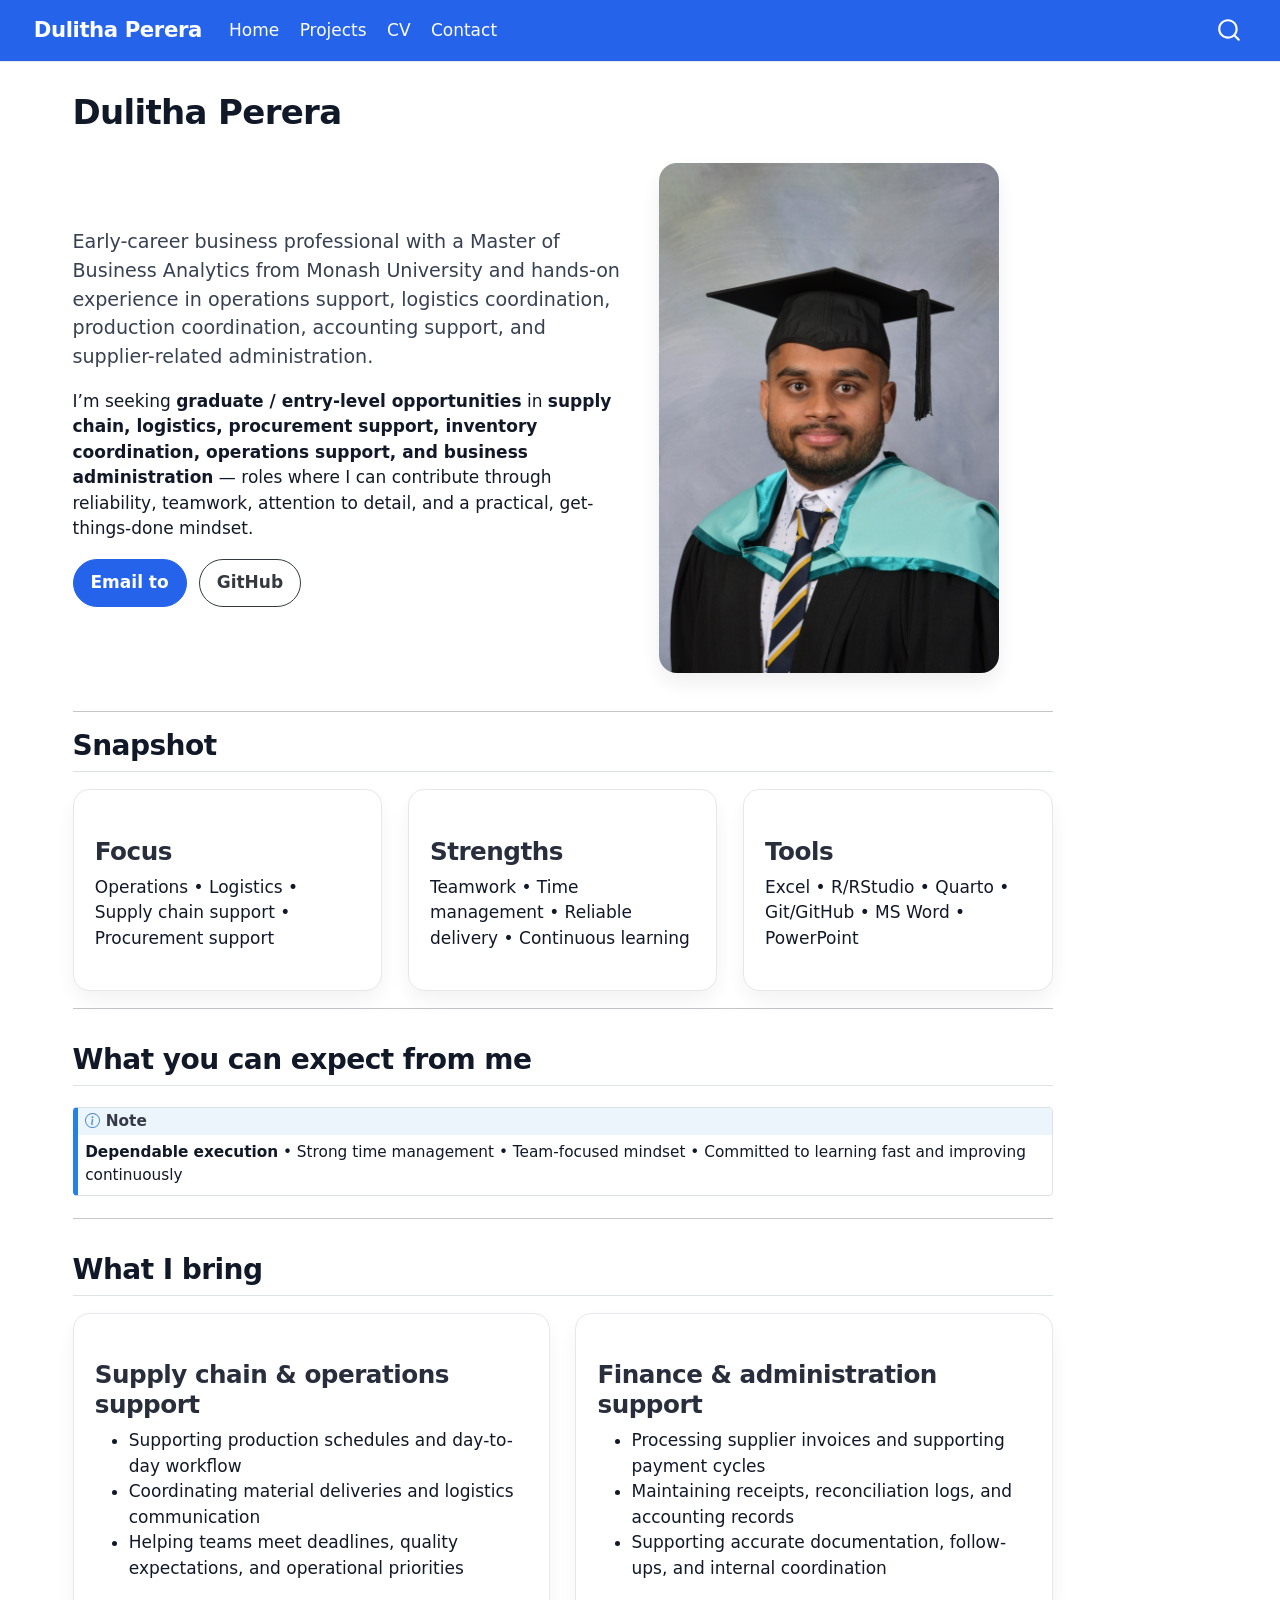
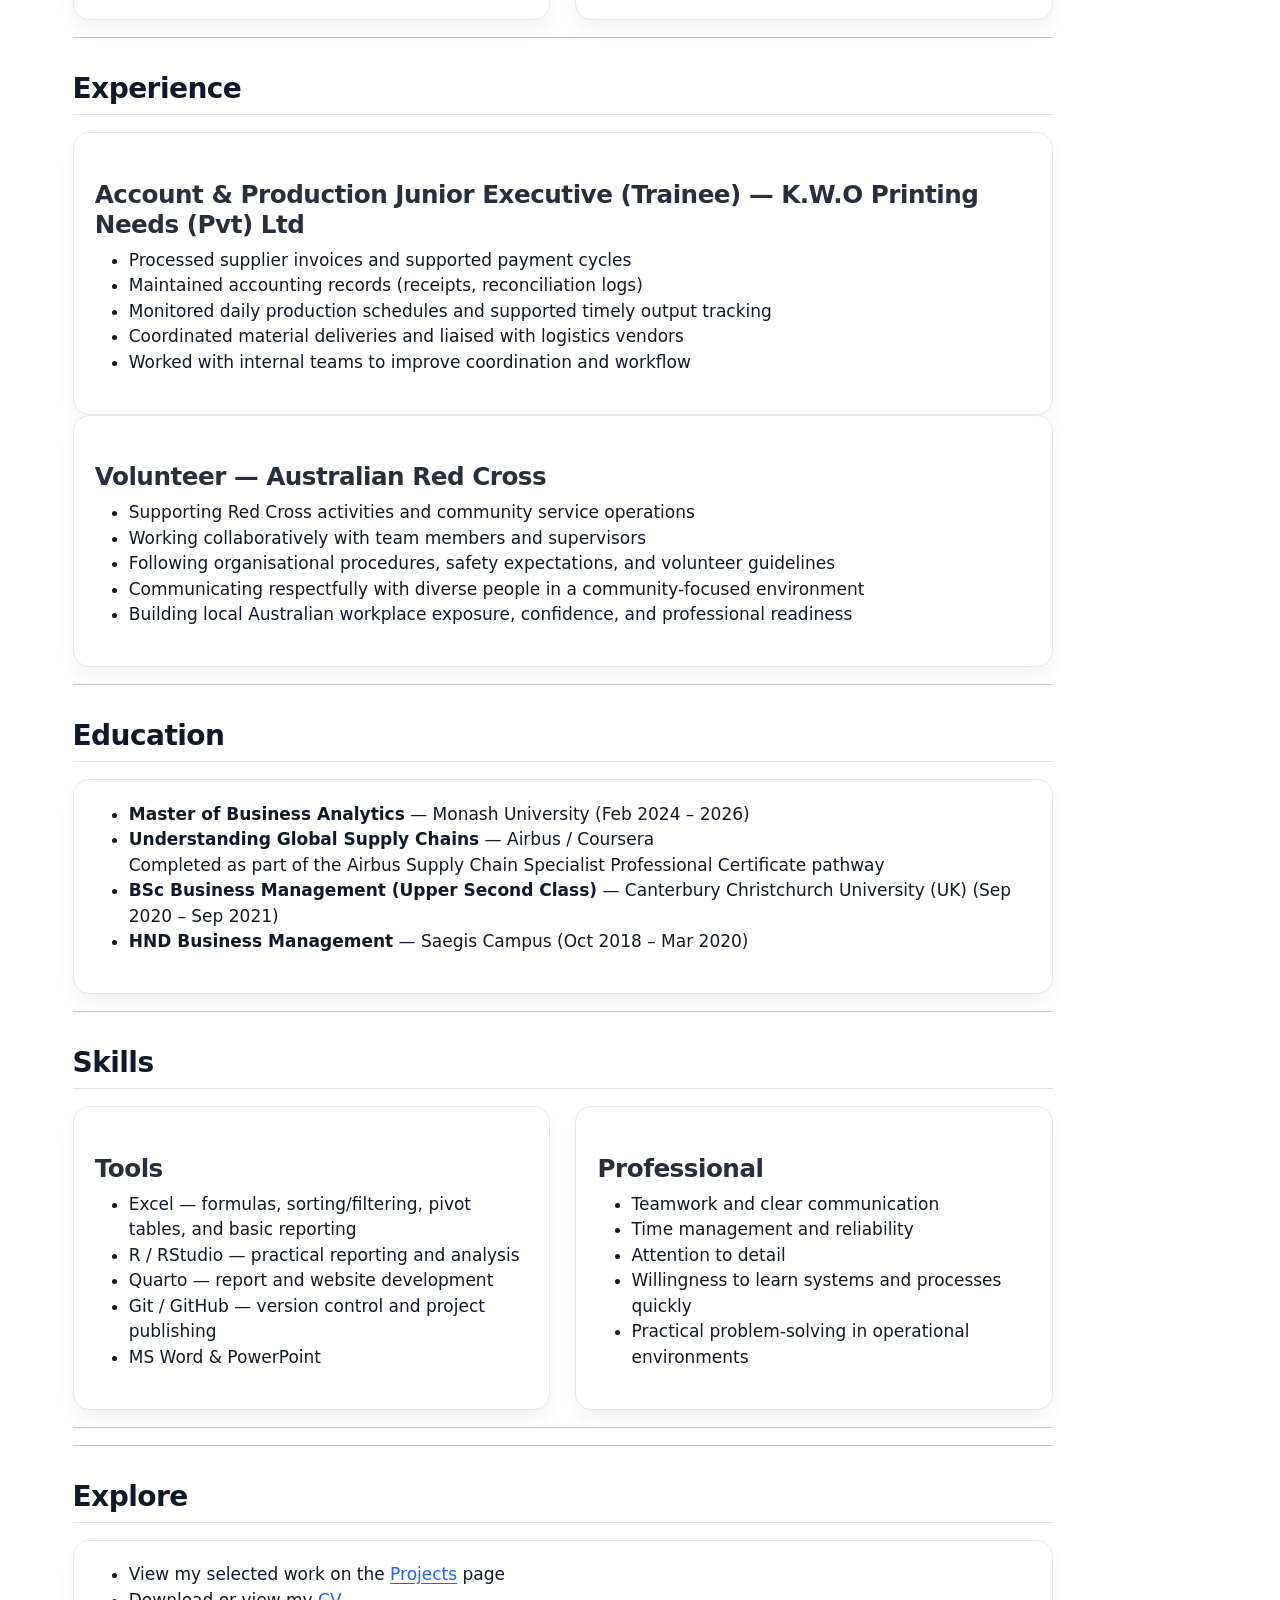
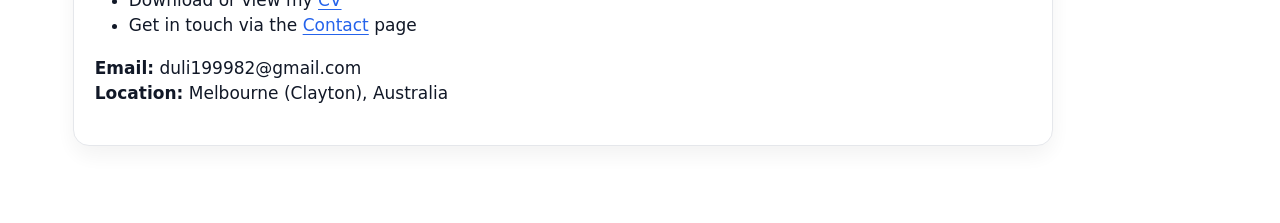
<file: docs/index.html>
<!DOCTYPE html>
<html xmlns="http://www.w3.org/1999/xhtml" lang="en" xml:lang="en"><head>

<meta charset="utf-8">
<meta name="generator" content="quarto-1.8.25">

<meta name="viewport" content="width=device-width, initial-scale=1.0, user-scalable=yes">


<title>Dulitha Perera</title>
<style>
code{white-space: pre-wrap;}
span.smallcaps{font-variant: small-caps;}
div.columns{display: flex; gap: min(4vw, 1.5em);}
div.column{flex: auto; overflow-x: auto;}
div.hanging-indent{margin-left: 1.5em; text-indent: -1.5em;}
ul.task-list{list-style: none;}
ul.task-list li input[type="checkbox"] {
  width: 0.8em;
  margin: 0 0.8em 0.2em -1em; /* quarto-specific, see https://github.com/quarto-dev/quarto-cli/issues/4556 */ 
  vertical-align: middle;
}
</style>


<script src="site_libs/quarto-nav/quarto-nav.js"></script>
<script src="site_libs/quarto-nav/headroom.min.js"></script>
<script src="site_libs/clipboard/clipboard.min.js"></script>
<script src="site_libs/quarto-search/autocomplete.umd.js"></script>
<script src="site_libs/quarto-search/fuse.min.js"></script>
<script src="site_libs/quarto-search/quarto-search.js"></script>
<meta name="quarto:offset" content="./">
<link href="./favicon.ico" rel="icon">
<script src="site_libs/quarto-html/quarto.js" type="module"></script>
<script src="site_libs/quarto-html/tabsets/tabsets.js" type="module"></script>
<script src="site_libs/quarto-html/axe/axe-check.js" type="module"></script>
<script src="site_libs/quarto-html/popper.min.js"></script>
<script src="site_libs/quarto-html/tippy.umd.min.js"></script>
<script src="site_libs/quarto-html/anchor.min.js"></script>
<link href="site_libs/quarto-html/tippy.css" rel="stylesheet">
<link href="site_libs/quarto-html/quarto-syntax-highlighting-7b89279ff1a6dce999919e0e67d4d9ec.css" rel="stylesheet" id="quarto-text-highlighting-styles">
<script src="site_libs/bootstrap/bootstrap.min.js"></script>
<link href="site_libs/bootstrap/bootstrap-icons.css" rel="stylesheet">
<link href="site_libs/bootstrap/bootstrap-ee43ceee4c6b1f5394ea0a8689e481d7.min.css" rel="stylesheet" append-hash="true" id="quarto-bootstrap" data-mode="light">
<script id="quarto-search-options" type="application/json">{
  "location": "navbar",
  "copy-button": false,
  "collapse-after": 3,
  "panel-placement": "end",
  "type": "overlay",
  "limit": 50,
  "keyboard-shortcut": [
    "f",
    "/",
    "s"
  ],
  "show-item-context": false,
  "language": {
    "search-no-results-text": "No results",
    "search-matching-documents-text": "matching documents",
    "search-copy-link-title": "Copy link to search",
    "search-hide-matches-text": "Hide additional matches",
    "search-more-match-text": "more match in this document",
    "search-more-matches-text": "more matches in this document",
    "search-clear-button-title": "Clear",
    "search-text-placeholder": "",
    "search-detached-cancel-button-title": "Cancel",
    "search-submit-button-title": "Submit",
    "search-label": "Search"
  }
}</script>
<style>html{ scroll-behavior: smooth; }</style>


</head>

<body class="nav-fixed quarto-light">

<div id="quarto-search-results"></div>
  <header id="quarto-header" class="headroom fixed-top">
    <nav class="navbar navbar-expand-lg " data-bs-theme="dark">
      <div class="navbar-container container-fluid">
      <div class="navbar-brand-container mx-auto">
    <a href="./index.html" class="navbar-brand navbar-brand-logo">
    </a>
    <a class="navbar-brand" href="./index.html">
    <span class="navbar-title">Dulitha Perera</span>
    </a>
  </div>
            <div id="quarto-search" class="" title="Search"></div>
          <button class="navbar-toggler" type="button" data-bs-toggle="collapse" data-bs-target="#navbarCollapse" aria-controls="navbarCollapse" role="menu" aria-expanded="false" aria-label="Toggle navigation" onclick="if (window.quartoToggleHeadroom) { window.quartoToggleHeadroom(); }">
  <span class="navbar-toggler-icon"></span>
</button>
          <div class="collapse navbar-collapse" id="navbarCollapse">
            <ul class="navbar-nav navbar-nav-scroll me-auto">
  <li class="nav-item">
    <a class="nav-link active" href="./index.html" aria-current="page"> 
<span class="menu-text">Home</span></a>
  </li>  
  <li class="nav-item">
    <a class="nav-link" href="./projects.html"> 
<span class="menu-text">Projects</span></a>
  </li>  
  <li class="nav-item">
    <a class="nav-link" href="./cv.html"> 
<span class="menu-text">CV</span></a>
  </li>  
  <li class="nav-item">
    <a class="nav-link" href="./contact.html"> 
<span class="menu-text">Contact</span></a>
  </li>  
</ul>
          </div> <!-- /navcollapse -->
            <div class="quarto-navbar-tools">
</div>
      </div> <!-- /container-fluid -->
    </nav>
</header>
<!-- content -->
<div id="quarto-content" class="quarto-container page-columns page-rows-contents page-layout-full page-navbar">
<!-- sidebar -->
<!-- margin-sidebar -->
    
<!-- main -->
<main class="content column-page" id="quarto-document-content"><header id="title-block-header" class="quarto-title-block"><h1 class="title display-7">Dulitha Perera</h1></header>




<div class="grid align-items-center" style="margin-top: 1.75rem; margin-bottom: 1.25rem;">
<section id="dulitha-perera" class="level1 g-col-12 g-col-md-7">

<div class="lead">
<p>Early-career business professional with a <strong>Master of Business Analytics from Monash University</strong> and hands-on experience in <strong>operations support, logistics coordination, production coordination, accounting support, and supplier-related administration</strong>.</p>
</div>
<p>I’m seeking <strong>graduate / entry-level opportunities</strong> in <strong>supply chain, logistics, procurement support, inventory coordination, operations support, and business administration</strong> — roles where I can contribute through reliability, teamwork, attention to detail, and a practical, get-things-done mindset.</p>
<div class="hero-actions">
<p><button class="btn btn-primary" type="button" onclick="copyEmailTop()"> Email to </button></p>
<p><a class="btn btn-outline-secondary" href="https://github.com/dulith4" target="_blank" rel="noopener"> GitHub </a></p>
</div>
<div id="copy-toast" style="
  position: fixed;
  bottom: 20px;
  left: 50%;
  transform: translateX(-50%);
  background: rgba(17, 24, 39, 0.95);
  color: white;
  padding: 10px 14px;
  border-radius: 999px;
  font-size: 14px;
  box-shadow: 0 10px 25px rgba(0,0,0,0.2);
  opacity: 0;
  pointer-events: none;
  transition: opacity 0.2s ease-in-out;
  z-index: 9999;
">
<p>Copied to clipboard</p>
</div>
<script>
  function showToast() {
    const toast = document.getElementById("copy-toast");
    toast.style.opacity = "1";
    clearTimeout(window.__toastTimer);
    window.__toastTimer = setTimeout(() => {
      toast.style.opacity = "0";
    }, 1200);
  }

  function copyEmailTop() {
    const email = "duli199982@gmail.com";

    if (navigator.clipboard && window.isSecureContext) {
      navigator.clipboard.writeText(email).then(showToast).catch(fallbackCopy);
    } else {
      fallbackCopy();
    }

    function fallbackCopy() {
      const temp = document.createElement("textarea");
      temp.value = email;
      document.body.appendChild(temp);
      temp.select();
      document.execCommand("copy");
      document.body.removeChild(temp);
      showToast();
    }
  }
</script>
</section>
<div class="g-col-12 g-col-md-5">
<p><img src="img/headshot.jpeg" class="img-fluid" style="border-radius: 18px; width: 100%; max-width: 340px; box-shadow: 0 10px 25px rgba(0,0,0,0.08);" alt="Headshot photo"></p>
</div>
</div>
<hr>
<section id="snapshot" class="level2">
<h2 class="anchored" data-anchor-id="snapshot">Snapshot</h2>
<div class="grid">
<div class="g-col-12 g-col-md-4">
<div class="card">
<section id="focus" class="level3 card-body">
<h3 class="anchored" data-anchor-id="focus">Focus</h3>
<p>Operations • Logistics • Supply chain support • Procurement support</p>
</section>
</div>
</div>
<div class="g-col-12 g-col-md-4">
<div class="card">
<section id="strengths" class="level3 card-body">
<h3 class="anchored" data-anchor-id="strengths">Strengths</h3>
<p>Teamwork • Time management • Reliable delivery • Continuous learning</p>
</section>
</div>
</div>
<div class="g-col-12 g-col-md-4">
<div class="card">
<section id="tools" class="level3 card-body">
<h3 class="anchored" data-anchor-id="tools">Tools</h3>
<p>Excel • R/RStudio • Quarto • Git/GitHub • MS Word • PowerPoint</p>
</section>
</div>
</div>
</div>
<hr>
</section>
<section id="what-you-can-expect-from-me" class="level2">
<h2 class="anchored" data-anchor-id="what-you-can-expect-from-me">What you can expect from me</h2>
<div class="callout callout-style-default callout-note callout-titled">
<div class="callout-header d-flex align-content-center">
<div class="callout-icon-container">
<i class="callout-icon"></i>
</div>
<div class="callout-title-container flex-fill">
Note
</div>
</div>
<div class="callout-body-container callout-body">
<p><strong>Dependable execution</strong> • Strong time management • Team-focused mindset • Committed to learning fast and improving continuously</p>
</div>
</div>
<hr>
</section>
<section id="what-i-bring" class="level2">
<h2 class="anchored" data-anchor-id="what-i-bring">What I bring</h2>
<div class="grid">
<div class="g-col-12 g-col-md-6">
<div class="card">
<section id="supply-chain-operations-support" class="level3 card-body">
<h3 class="anchored" data-anchor-id="supply-chain-operations-support">Supply chain &amp; operations support</h3>
<ul>
<li>Supporting production schedules and day-to-day workflow<br>
</li>
<li>Coordinating material deliveries and logistics communication<br>
</li>
<li>Helping teams meet deadlines, quality expectations, and operational priorities<br>
</li>
</ul>
</section>
</div>
</div>
<div class="g-col-12 g-col-md-6">
<div class="card">
<section id="finance-administration-support" class="level3 card-body">
<h3 class="anchored" data-anchor-id="finance-administration-support">Finance &amp; administration support</h3>
<ul>
<li>Processing supplier invoices and supporting payment cycles<br>
</li>
<li>Maintaining receipts, reconciliation logs, and accounting records<br>
</li>
<li>Supporting accurate documentation, follow-ups, and internal coordination<br>
</li>
</ul>
</section>
</div>
</div>
</div>
<hr>
</section>
<section id="experience" class="level2">
<h2 class="anchored" data-anchor-id="experience">Experience</h2>
<div class="card">
<section id="account-production-junior-executive-trainee-k.w.o-printing-needs-pvt-ltd" class="level3 card-body">
<h3 class="anchored" data-anchor-id="account-production-junior-executive-trainee-k.w.o-printing-needs-pvt-ltd">Account &amp; Production Junior Executive (Trainee) — K.W.O Printing Needs (Pvt) Ltd</h3>
<ul>
<li>Processed supplier invoices and supported payment cycles<br>
</li>
<li>Maintained accounting records (receipts, reconciliation logs)<br>
</li>
<li>Monitored daily production schedules and supported timely output tracking<br>
</li>
<li>Coordinated material deliveries and liaised with logistics vendors<br>
</li>
<li>Worked with internal teams to improve coordination and workflow<br>
</li>
</ul>
</section>
</div>
<div class="card">
<section id="volunteer-australian-red-cross" class="level3 card-body">
<h3 class="anchored" data-anchor-id="volunteer-australian-red-cross">Volunteer — Australian Red Cross</h3>
<ul>
<li>Supporting Red Cross activities and community service operations<br>
</li>
<li>Working collaboratively with team members and supervisors<br>
</li>
<li>Following organisational procedures, safety expectations, and volunteer guidelines<br>
</li>
<li>Communicating respectfully with diverse people in a community-focused environment<br>
</li>
<li>Building local Australian workplace exposure, confidence, and professional readiness<br>
</li>
</ul>
</section>
</div>
<hr>
</section>
<section id="education" class="level2">
<h2 class="anchored" data-anchor-id="education">Education</h2>
<div class="card">
<div class="card-body">
<ul>
<li><strong>Master of Business Analytics</strong> — Monash University (Feb 2024 – 2026)</li>
<li><strong>Understanding Global Supply Chains</strong> — Airbus / Coursera<br>
Completed as part of the Airbus Supply Chain Specialist Professional Certificate pathway</li>
<li><strong>BSc Business Management (Upper Second Class)</strong> — Canterbury Christchurch University (UK) (Sep 2020 – Sep 2021)<br>
</li>
<li><strong>HND Business Management</strong> — Saegis Campus (Oct 2018 – Mar 2020)<br>
</li>
</ul>
</div>
</div>
<hr>
</section>
<section id="skills" class="level2">
<h2 class="anchored" data-anchor-id="skills">Skills</h2>
<div class="grid">
<div class="g-col-12 g-col-md-6">
<div class="card">
<section id="tools-1" class="level3 card-body">
<h3 class="anchored" data-anchor-id="tools-1">Tools</h3>
<ul>
<li>Excel — formulas, sorting/filtering, pivot tables, and basic reporting<br>
</li>
<li>R / RStudio — practical reporting and analysis<br>
</li>
<li>Quarto — report and website development<br>
</li>
<li>Git / GitHub — version control and project publishing<br>
</li>
<li>MS Word &amp; PowerPoint<br>
</li>
</ul>
</section>
</div>
</div>
<div class="g-col-12 g-col-md-6">
<div class="card">
<section id="professional" class="level3 card-body">
<h3 class="anchored" data-anchor-id="professional">Professional</h3>
<ul>
<li>Teamwork and clear communication<br>
</li>
<li>Time management and reliability<br>
</li>
<li>Attention to detail<br>
</li>
<li>Willingness to learn systems and processes quickly<br>
</li>
<li>Practical problem-solving in operational environments<br>
</li>
</ul>
</section>
</div>
</div>
</div>
<hr>
<hr>
</section>
<section id="explore" class="level2">
<h2 class="anchored" data-anchor-id="explore">Explore</h2>
<div class="card">
<div class="card-body">
<ul>
<li>View my selected work on the <strong><a href="./projects.html">Projects</a></strong> page<br>
</li>
<li>Download or view my <strong><a href="./cv.html">CV</a></strong><br>
</li>
<li>Get in touch via the <strong><a href="./contact.html">Contact</a></strong> page</li>
</ul>
<p><strong>Email:</strong> duli199982@gmail.com<br>
<strong>Location:</strong> Melbourne (Clayton), Australia</p>
</div>
</div>


</section>

</main> <!-- /main -->
<script id="quarto-html-after-body" type="application/javascript">
  window.document.addEventListener("DOMContentLoaded", function (event) {
    const icon = "";
    const anchorJS = new window.AnchorJS();
    anchorJS.options = {
      placement: 'right',
      icon: icon
    };
    anchorJS.add('.anchored');
    const isCodeAnnotation = (el) => {
      for (const clz of el.classList) {
        if (clz.startsWith('code-annotation-')) {                     
          return true;
        }
      }
      return false;
    }
    const onCopySuccess = function(e) {
      // button target
      const button = e.trigger;
      // don't keep focus
      button.blur();
      // flash "checked"
      button.classList.add('code-copy-button-checked');
      var currentTitle = button.getAttribute("title");
      button.setAttribute("title", "Copied!");
      let tooltip;
      if (window.bootstrap) {
        button.setAttribute("data-bs-toggle", "tooltip");
        button.setAttribute("data-bs-placement", "left");
        button.setAttribute("data-bs-title", "Copied!");
        tooltip = new bootstrap.Tooltip(button, 
          { trigger: "manual", 
            customClass: "code-copy-button-tooltip",
            offset: [0, -8]});
        tooltip.show();    
      }
      setTimeout(function() {
        if (tooltip) {
          tooltip.hide();
          button.removeAttribute("data-bs-title");
          button.removeAttribute("data-bs-toggle");
          button.removeAttribute("data-bs-placement");
        }
        button.setAttribute("title", currentTitle);
        button.classList.remove('code-copy-button-checked');
      }, 1000);
      // clear code selection
      e.clearSelection();
    }
    const getTextToCopy = function(trigger) {
      const outerScaffold = trigger.parentElement.cloneNode(true);
      const codeEl = outerScaffold.querySelector('code');
      for (const childEl of codeEl.children) {
        if (isCodeAnnotation(childEl)) {
          childEl.remove();
        }
      }
      return codeEl.innerText;
    }
    const clipboard = new window.ClipboardJS('.code-copy-button:not([data-in-quarto-modal])', {
      text: getTextToCopy
    });
    clipboard.on('success', onCopySuccess);
    if (window.document.getElementById('quarto-embedded-source-code-modal')) {
      const clipboardModal = new window.ClipboardJS('.code-copy-button[data-in-quarto-modal]', {
        text: getTextToCopy,
        container: window.document.getElementById('quarto-embedded-source-code-modal')
      });
      clipboardModal.on('success', onCopySuccess);
    }
      var localhostRegex = new RegExp(/^(?:http|https):\/\/localhost\:?[0-9]*\//);
      var mailtoRegex = new RegExp(/^mailto:/);
        var filterRegex = new RegExp('/' + window.location.host + '/');
      var isInternal = (href) => {
          return filterRegex.test(href) || localhostRegex.test(href) || mailtoRegex.test(href);
      }
      // Inspect non-navigation links and adorn them if external
     var links = window.document.querySelectorAll('a[href]:not(.nav-link):not(.navbar-brand):not(.toc-action):not(.sidebar-link):not(.sidebar-item-toggle):not(.pagination-link):not(.no-external):not([aria-hidden]):not(.dropdown-item):not(.quarto-navigation-tool):not(.about-link)');
      for (var i=0; i<links.length; i++) {
        const link = links[i];
        if (!isInternal(link.href)) {
          // undo the damage that might have been done by quarto-nav.js in the case of
          // links that we want to consider external
          if (link.dataset.originalHref !== undefined) {
            link.href = link.dataset.originalHref;
          }
            // target, if specified
            link.setAttribute("target", "_blank");
            if (link.getAttribute("rel") === null) {
              link.setAttribute("rel", "noopener");
            }
        }
      }
    function tippyHover(el, contentFn, onTriggerFn, onUntriggerFn) {
      const config = {
        allowHTML: true,
        maxWidth: 500,
        delay: 100,
        arrow: false,
        appendTo: function(el) {
            return el.parentElement;
        },
        interactive: true,
        interactiveBorder: 10,
        theme: 'quarto',
        placement: 'bottom-start',
      };
      if (contentFn) {
        config.content = contentFn;
      }
      if (onTriggerFn) {
        config.onTrigger = onTriggerFn;
      }
      if (onUntriggerFn) {
        config.onUntrigger = onUntriggerFn;
      }
      window.tippy(el, config); 
    }
    const noterefs = window.document.querySelectorAll('a[role="doc-noteref"]');
    for (var i=0; i<noterefs.length; i++) {
      const ref = noterefs[i];
      tippyHover(ref, function() {
        // use id or data attribute instead here
        let href = ref.getAttribute('data-footnote-href') || ref.getAttribute('href');
        try { href = new URL(href).hash; } catch {}
        const id = href.replace(/^#\/?/, "");
        const note = window.document.getElementById(id);
        if (note) {
          return note.innerHTML;
        } else {
          return "";
        }
      });
    }
    const xrefs = window.document.querySelectorAll('a.quarto-xref');
    const processXRef = (id, note) => {
      // Strip column container classes
      const stripColumnClz = (el) => {
        el.classList.remove("page-full", "page-columns");
        if (el.children) {
          for (const child of el.children) {
            stripColumnClz(child);
          }
        }
      }
      stripColumnClz(note)
      if (id === null || id.startsWith('sec-')) {
        // Special case sections, only their first couple elements
        const container = document.createElement("div");
        if (note.children && note.children.length > 2) {
          container.appendChild(note.children[0].cloneNode(true));
          for (let i = 1; i < note.children.length; i++) {
            const child = note.children[i];
            if (child.tagName === "P" && child.innerText === "") {
              continue;
            } else {
              container.appendChild(child.cloneNode(true));
              break;
            }
          }
          if (window.Quarto?.typesetMath) {
            window.Quarto.typesetMath(container);
          }
          return container.innerHTML
        } else {
          if (window.Quarto?.typesetMath) {
            window.Quarto.typesetMath(note);
          }
          return note.innerHTML;
        }
      } else {
        // Remove any anchor links if they are present
        const anchorLink = note.querySelector('a.anchorjs-link');
        if (anchorLink) {
          anchorLink.remove();
        }
        if (window.Quarto?.typesetMath) {
          window.Quarto.typesetMath(note);
        }
        if (note.classList.contains("callout")) {
          return note.outerHTML;
        } else {
          return note.innerHTML;
        }
      }
    }
    for (var i=0; i<xrefs.length; i++) {
      const xref = xrefs[i];
      tippyHover(xref, undefined, function(instance) {
        instance.disable();
        let url = xref.getAttribute('href');
        let hash = undefined; 
        if (url.startsWith('#')) {
          hash = url;
        } else {
          try { hash = new URL(url).hash; } catch {}
        }
        if (hash) {
          const id = hash.replace(/^#\/?/, "");
          const note = window.document.getElementById(id);
          if (note !== null) {
            try {
              const html = processXRef(id, note.cloneNode(true));
              instance.setContent(html);
            } finally {
              instance.enable();
              instance.show();
            }
          } else {
            // See if we can fetch this
            fetch(url.split('#')[0])
            .then(res => res.text())
            .then(html => {
              const parser = new DOMParser();
              const htmlDoc = parser.parseFromString(html, "text/html");
              const note = htmlDoc.getElementById(id);
              if (note !== null) {
                const html = processXRef(id, note);
                instance.setContent(html);
              } 
            }).finally(() => {
              instance.enable();
              instance.show();
            });
          }
        } else {
          // See if we can fetch a full url (with no hash to target)
          // This is a special case and we should probably do some content thinning / targeting
          fetch(url)
          .then(res => res.text())
          .then(html => {
            const parser = new DOMParser();
            const htmlDoc = parser.parseFromString(html, "text/html");
            const note = htmlDoc.querySelector('main.content');
            if (note !== null) {
              // This should only happen for chapter cross references
              // (since there is no id in the URL)
              // remove the first header
              if (note.children.length > 0 && note.children[0].tagName === "HEADER") {
                note.children[0].remove();
              }
              const html = processXRef(null, note);
              instance.setContent(html);
            } 
          }).finally(() => {
            instance.enable();
            instance.show();
          });
        }
      }, function(instance) {
      });
    }
        let selectedAnnoteEl;
        const selectorForAnnotation = ( cell, annotation) => {
          let cellAttr = 'data-code-cell="' + cell + '"';
          let lineAttr = 'data-code-annotation="' +  annotation + '"';
          const selector = 'span[' + cellAttr + '][' + lineAttr + ']';
          return selector;
        }
        const selectCodeLines = (annoteEl) => {
          const doc = window.document;
          const targetCell = annoteEl.getAttribute("data-target-cell");
          const targetAnnotation = annoteEl.getAttribute("data-target-annotation");
          const annoteSpan = window.document.querySelector(selectorForAnnotation(targetCell, targetAnnotation));
          const lines = annoteSpan.getAttribute("data-code-lines").split(",");
          const lineIds = lines.map((line) => {
            return targetCell + "-" + line;
          })
          let top = null;
          let height = null;
          let parent = null;
          if (lineIds.length > 0) {
              //compute the position of the single el (top and bottom and make a div)
              const el = window.document.getElementById(lineIds[0]);
              top = el.offsetTop;
              height = el.offsetHeight;
              parent = el.parentElement.parentElement;
            if (lineIds.length > 1) {
              const lastEl = window.document.getElementById(lineIds[lineIds.length - 1]);
              const bottom = lastEl.offsetTop + lastEl.offsetHeight;
              height = bottom - top;
            }
            if (top !== null && height !== null && parent !== null) {
              // cook up a div (if necessary) and position it 
              let div = window.document.getElementById("code-annotation-line-highlight");
              if (div === null) {
                div = window.document.createElement("div");
                div.setAttribute("id", "code-annotation-line-highlight");
                div.style.position = 'absolute';
                parent.appendChild(div);
              }
              div.style.top = top - 2 + "px";
              div.style.height = height + 4 + "px";
              div.style.left = 0;
              let gutterDiv = window.document.getElementById("code-annotation-line-highlight-gutter");
              if (gutterDiv === null) {
                gutterDiv = window.document.createElement("div");
                gutterDiv.setAttribute("id", "code-annotation-line-highlight-gutter");
                gutterDiv.style.position = 'absolute';
                const codeCell = window.document.getElementById(targetCell);
                const gutter = codeCell.querySelector('.code-annotation-gutter');
                gutter.appendChild(gutterDiv);
              }
              gutterDiv.style.top = top - 2 + "px";
              gutterDiv.style.height = height + 4 + "px";
            }
            selectedAnnoteEl = annoteEl;
          }
        };
        const unselectCodeLines = () => {
          const elementsIds = ["code-annotation-line-highlight", "code-annotation-line-highlight-gutter"];
          elementsIds.forEach((elId) => {
            const div = window.document.getElementById(elId);
            if (div) {
              div.remove();
            }
          });
          selectedAnnoteEl = undefined;
        };
          // Handle positioning of the toggle
      window.addEventListener(
        "resize",
        throttle(() => {
          elRect = undefined;
          if (selectedAnnoteEl) {
            selectCodeLines(selectedAnnoteEl);
          }
        }, 10)
      );
      function throttle(fn, ms) {
      let throttle = false;
      let timer;
        return (...args) => {
          if(!throttle) { // first call gets through
              fn.apply(this, args);
              throttle = true;
          } else { // all the others get throttled
              if(timer) clearTimeout(timer); // cancel #2
              timer = setTimeout(() => {
                fn.apply(this, args);
                timer = throttle = false;
              }, ms);
          }
        };
      }
        // Attach click handler to the DT
        const annoteDls = window.document.querySelectorAll('dt[data-target-cell]');
        for (const annoteDlNode of annoteDls) {
          annoteDlNode.addEventListener('click', (event) => {
            const clickedEl = event.target;
            if (clickedEl !== selectedAnnoteEl) {
              unselectCodeLines();
              const activeEl = window.document.querySelector('dt[data-target-cell].code-annotation-active');
              if (activeEl) {
                activeEl.classList.remove('code-annotation-active');
              }
              selectCodeLines(clickedEl);
              clickedEl.classList.add('code-annotation-active');
            } else {
              // Unselect the line
              unselectCodeLines();
              clickedEl.classList.remove('code-annotation-active');
            }
          });
        }
    const findCites = (el) => {
      const parentEl = el.parentElement;
      if (parentEl) {
        const cites = parentEl.dataset.cites;
        if (cites) {
          return {
            el,
            cites: cites.split(' ')
          };
        } else {
          return findCites(el.parentElement)
        }
      } else {
        return undefined;
      }
    };
    var bibliorefs = window.document.querySelectorAll('a[role="doc-biblioref"]');
    for (var i=0; i<bibliorefs.length; i++) {
      const ref = bibliorefs[i];
      const citeInfo = findCites(ref);
      if (citeInfo) {
        tippyHover(citeInfo.el, function() {
          var popup = window.document.createElement('div');
          citeInfo.cites.forEach(function(cite) {
            var citeDiv = window.document.createElement('div');
            citeDiv.classList.add('hanging-indent');
            citeDiv.classList.add('csl-entry');
            var biblioDiv = window.document.getElementById('ref-' + cite);
            if (biblioDiv) {
              citeDiv.innerHTML = biblioDiv.innerHTML;
            }
            popup.appendChild(citeDiv);
          });
          return popup.innerHTML;
        });
      }
    }
  });
  </script>
</div> <!-- /content -->




<script src="site_libs/quarto-html/zenscroll-min.js"></script>
</body></html>
</file>
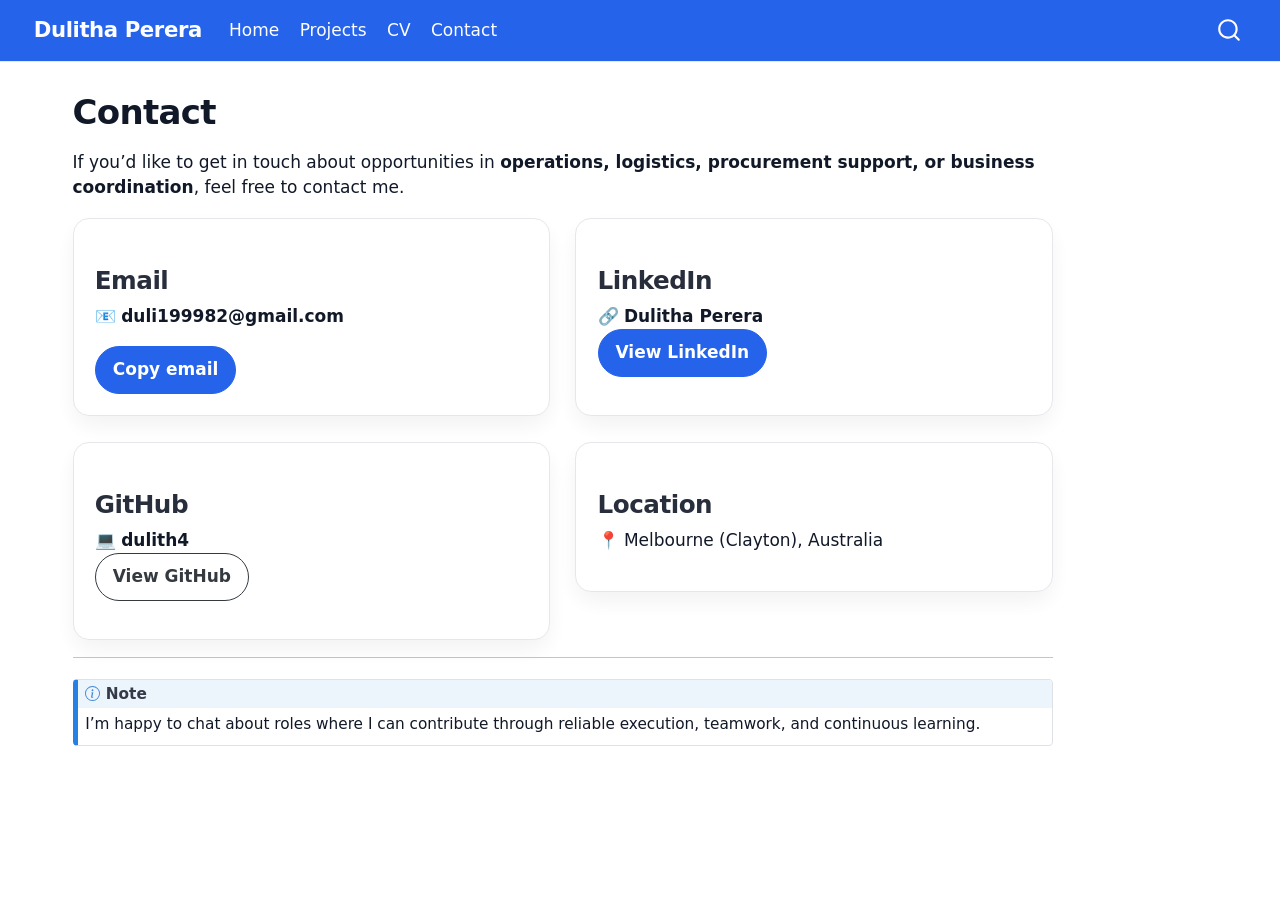
<file: docs/contact.html>
<!DOCTYPE html>
<html xmlns="http://www.w3.org/1999/xhtml" lang="en" xml:lang="en"><head>

<meta charset="utf-8">
<meta name="generator" content="quarto-1.8.25">

<meta name="viewport" content="width=device-width, initial-scale=1.0, user-scalable=yes">


<title>Contact – Dulitha Perera</title>
<style>
code{white-space: pre-wrap;}
span.smallcaps{font-variant: small-caps;}
div.columns{display: flex; gap: min(4vw, 1.5em);}
div.column{flex: auto; overflow-x: auto;}
div.hanging-indent{margin-left: 1.5em; text-indent: -1.5em;}
ul.task-list{list-style: none;}
ul.task-list li input[type="checkbox"] {
  width: 0.8em;
  margin: 0 0.8em 0.2em -1em; /* quarto-specific, see https://github.com/quarto-dev/quarto-cli/issues/4556 */ 
  vertical-align: middle;
}
</style>


<script src="site_libs/quarto-nav/quarto-nav.js"></script>
<script src="site_libs/quarto-nav/headroom.min.js"></script>
<script src="site_libs/clipboard/clipboard.min.js"></script>
<script src="site_libs/quarto-search/autocomplete.umd.js"></script>
<script src="site_libs/quarto-search/fuse.min.js"></script>
<script src="site_libs/quarto-search/quarto-search.js"></script>
<meta name="quarto:offset" content="./">
<link href="./favicon.ico" rel="icon">
<script src="site_libs/quarto-html/quarto.js" type="module"></script>
<script src="site_libs/quarto-html/tabsets/tabsets.js" type="module"></script>
<script src="site_libs/quarto-html/axe/axe-check.js" type="module"></script>
<script src="site_libs/quarto-html/popper.min.js"></script>
<script src="site_libs/quarto-html/tippy.umd.min.js"></script>
<script src="site_libs/quarto-html/anchor.min.js"></script>
<link href="site_libs/quarto-html/tippy.css" rel="stylesheet">
<link href="site_libs/quarto-html/quarto-syntax-highlighting-7b89279ff1a6dce999919e0e67d4d9ec.css" rel="stylesheet" id="quarto-text-highlighting-styles">
<script src="site_libs/bootstrap/bootstrap.min.js"></script>
<link href="site_libs/bootstrap/bootstrap-icons.css" rel="stylesheet">
<link href="site_libs/bootstrap/bootstrap-ee43ceee4c6b1f5394ea0a8689e481d7.min.css" rel="stylesheet" append-hash="true" id="quarto-bootstrap" data-mode="light">
<script id="quarto-search-options" type="application/json">{
  "location": "navbar",
  "copy-button": false,
  "collapse-after": 3,
  "panel-placement": "end",
  "type": "overlay",
  "limit": 50,
  "keyboard-shortcut": [
    "f",
    "/",
    "s"
  ],
  "show-item-context": false,
  "language": {
    "search-no-results-text": "No results",
    "search-matching-documents-text": "matching documents",
    "search-copy-link-title": "Copy link to search",
    "search-hide-matches-text": "Hide additional matches",
    "search-more-match-text": "more match in this document",
    "search-more-matches-text": "more matches in this document",
    "search-clear-button-title": "Clear",
    "search-text-placeholder": "",
    "search-detached-cancel-button-title": "Cancel",
    "search-submit-button-title": "Submit",
    "search-label": "Search"
  }
}</script>
<style>html{ scroll-behavior: smooth; }</style>


</head>

<body class="nav-fixed quarto-light">

<div id="quarto-search-results"></div>
  <header id="quarto-header" class="headroom fixed-top">
    <nav class="navbar navbar-expand-lg " data-bs-theme="dark">
      <div class="navbar-container container-fluid">
      <div class="navbar-brand-container mx-auto">
    <a href="./index.html" class="navbar-brand navbar-brand-logo">
    </a>
    <a class="navbar-brand" href="./index.html">
    <span class="navbar-title">Dulitha Perera</span>
    </a>
  </div>
            <div id="quarto-search" class="" title="Search"></div>
          <button class="navbar-toggler" type="button" data-bs-toggle="collapse" data-bs-target="#navbarCollapse" aria-controls="navbarCollapse" role="menu" aria-expanded="false" aria-label="Toggle navigation" onclick="if (window.quartoToggleHeadroom) { window.quartoToggleHeadroom(); }">
  <span class="navbar-toggler-icon"></span>
</button>
          <div class="collapse navbar-collapse" id="navbarCollapse">
            <ul class="navbar-nav navbar-nav-scroll me-auto">
  <li class="nav-item">
    <a class="nav-link" href="./index.html"> 
<span class="menu-text">Home</span></a>
  </li>  
  <li class="nav-item">
    <a class="nav-link" href="./projects.html"> 
<span class="menu-text">Projects</span></a>
  </li>  
  <li class="nav-item">
    <a class="nav-link" href="./cv.html"> 
<span class="menu-text">CV</span></a>
  </li>  
  <li class="nav-item">
    <a class="nav-link active" href="./contact.html" aria-current="page"> 
<span class="menu-text">Contact</span></a>
  </li>  
</ul>
          </div> <!-- /navcollapse -->
            <div class="quarto-navbar-tools">
</div>
      </div> <!-- /container-fluid -->
    </nav>
</header>
<!-- content -->
<div id="quarto-content" class="quarto-container page-columns page-rows-contents page-layout-full page-navbar">
<!-- sidebar -->
<!-- margin-sidebar -->
    
<!-- main -->
<main class="content column-page" id="quarto-document-content">

<header id="title-block-header" class="quarto-title-block default">
<div class="quarto-title">
<h1 class="title">Contact</h1>
</div>



<div class="quarto-title-meta column-page">

    
  
    
  </div>
  


</header>


<p>If you’d like to get in touch about opportunities in <strong>operations, logistics, procurement support, or business coordination</strong>, feel free to contact me.</p>
<div class="grid">
<div class="g-col-12 g-col-md-6">
<div class="card">
<section id="email" class="level3 card-body">
<h3 class="anchored" data-anchor-id="email">Email</h3>
<p>📧 <strong>duli199982@gmail.com</strong><br></p>
<button class="btn btn-primary" type="button" onclick="copyEmail()">
Copy email
</button>
<script>
  function copyEmail() {
    const email = "duli199982@gmail.com";
    navigator.clipboard.writeText(email).then(() => {
      const btns = document.querySelectorAll('button[onclick="copyEmail()"]');
      btns.forEach(b => {
        const old = b.innerText;
        b.innerText = "Copied!";
        setTimeout(() => b.innerText = old, 1200);
      });
    }).catch(() => {
      const temp = document.createElement("textarea");
      temp.value = email;
      document.body.appendChild(temp);
      temp.select();
      document.execCommand("copy");
      document.body.removeChild(temp);
      alert("Email copied: " + email);
    });
  }
</script>
</section>
</div>
</div>
<div class="g-col-12 g-col-md-6">
<div class="card">
<section id="linkedin" class="level3 card-body">
<h3 class="anchored" data-anchor-id="linkedin">LinkedIn</h3>
<p>🔗 <strong>Dulitha Perera</strong><br>
<a href="https://www.linkedin.com/in/dulitha-perera-13b1a8200" class="btn btn-primary">View LinkedIn</a></p>
</section>
</div>
</div>
<div class="g-col-12 g-col-md-6">
<div class="card">
<section id="github" class="level3 card-body">
<h3 class="anchored" data-anchor-id="github">GitHub</h3>
<p>💻 <strong>dulith4</strong><br>
<a href="https://github.com/dulith4" class="btn btn-outline-secondary">View GitHub</a></p>
</section>
</div>
</div>
<div class="g-col-12 g-col-md-6">
<div class="card">
<section id="location" class="level3 card-body">
<h3 class="anchored" data-anchor-id="location">Location</h3>
<p>📍 Melbourne (Clayton), Australia</p>
</section>
</div>
</div>
</div>
<hr>
<div class="callout callout-style-default callout-note callout-titled">
<div class="callout-header d-flex align-content-center">
<div class="callout-icon-container">
<i class="callout-icon"></i>
</div>
<div class="callout-title-container flex-fill">
Note
</div>
</div>
<div class="callout-body-container callout-body">
<p>I’m happy to chat about roles where I can contribute through reliable execution, teamwork, and continuous learning.</p>
</div>
</div>



</main> <!-- /main -->
<script id="quarto-html-after-body" type="application/javascript">
  window.document.addEventListener("DOMContentLoaded", function (event) {
    const icon = "";
    const anchorJS = new window.AnchorJS();
    anchorJS.options = {
      placement: 'right',
      icon: icon
    };
    anchorJS.add('.anchored');
    const isCodeAnnotation = (el) => {
      for (const clz of el.classList) {
        if (clz.startsWith('code-annotation-')) {                     
          return true;
        }
      }
      return false;
    }
    const onCopySuccess = function(e) {
      // button target
      const button = e.trigger;
      // don't keep focus
      button.blur();
      // flash "checked"
      button.classList.add('code-copy-button-checked');
      var currentTitle = button.getAttribute("title");
      button.setAttribute("title", "Copied!");
      let tooltip;
      if (window.bootstrap) {
        button.setAttribute("data-bs-toggle", "tooltip");
        button.setAttribute("data-bs-placement", "left");
        button.setAttribute("data-bs-title", "Copied!");
        tooltip = new bootstrap.Tooltip(button, 
          { trigger: "manual", 
            customClass: "code-copy-button-tooltip",
            offset: [0, -8]});
        tooltip.show();    
      }
      setTimeout(function() {
        if (tooltip) {
          tooltip.hide();
          button.removeAttribute("data-bs-title");
          button.removeAttribute("data-bs-toggle");
          button.removeAttribute("data-bs-placement");
        }
        button.setAttribute("title", currentTitle);
        button.classList.remove('code-copy-button-checked');
      }, 1000);
      // clear code selection
      e.clearSelection();
    }
    const getTextToCopy = function(trigger) {
      const outerScaffold = trigger.parentElement.cloneNode(true);
      const codeEl = outerScaffold.querySelector('code');
      for (const childEl of codeEl.children) {
        if (isCodeAnnotation(childEl)) {
          childEl.remove();
        }
      }
      return codeEl.innerText;
    }
    const clipboard = new window.ClipboardJS('.code-copy-button:not([data-in-quarto-modal])', {
      text: getTextToCopy
    });
    clipboard.on('success', onCopySuccess);
    if (window.document.getElementById('quarto-embedded-source-code-modal')) {
      const clipboardModal = new window.ClipboardJS('.code-copy-button[data-in-quarto-modal]', {
        text: getTextToCopy,
        container: window.document.getElementById('quarto-embedded-source-code-modal')
      });
      clipboardModal.on('success', onCopySuccess);
    }
      var localhostRegex = new RegExp(/^(?:http|https):\/\/localhost\:?[0-9]*\//);
      var mailtoRegex = new RegExp(/^mailto:/);
        var filterRegex = new RegExp('/' + window.location.host + '/');
      var isInternal = (href) => {
          return filterRegex.test(href) || localhostRegex.test(href) || mailtoRegex.test(href);
      }
      // Inspect non-navigation links and adorn them if external
     var links = window.document.querySelectorAll('a[href]:not(.nav-link):not(.navbar-brand):not(.toc-action):not(.sidebar-link):not(.sidebar-item-toggle):not(.pagination-link):not(.no-external):not([aria-hidden]):not(.dropdown-item):not(.quarto-navigation-tool):not(.about-link)');
      for (var i=0; i<links.length; i++) {
        const link = links[i];
        if (!isInternal(link.href)) {
          // undo the damage that might have been done by quarto-nav.js in the case of
          // links that we want to consider external
          if (link.dataset.originalHref !== undefined) {
            link.href = link.dataset.originalHref;
          }
            // target, if specified
            link.setAttribute("target", "_blank");
            if (link.getAttribute("rel") === null) {
              link.setAttribute("rel", "noopener");
            }
        }
      }
    function tippyHover(el, contentFn, onTriggerFn, onUntriggerFn) {
      const config = {
        allowHTML: true,
        maxWidth: 500,
        delay: 100,
        arrow: false,
        appendTo: function(el) {
            return el.parentElement;
        },
        interactive: true,
        interactiveBorder: 10,
        theme: 'quarto',
        placement: 'bottom-start',
      };
      if (contentFn) {
        config.content = contentFn;
      }
      if (onTriggerFn) {
        config.onTrigger = onTriggerFn;
      }
      if (onUntriggerFn) {
        config.onUntrigger = onUntriggerFn;
      }
      window.tippy(el, config); 
    }
    const noterefs = window.document.querySelectorAll('a[role="doc-noteref"]');
    for (var i=0; i<noterefs.length; i++) {
      const ref = noterefs[i];
      tippyHover(ref, function() {
        // use id or data attribute instead here
        let href = ref.getAttribute('data-footnote-href') || ref.getAttribute('href');
        try { href = new URL(href).hash; } catch {}
        const id = href.replace(/^#\/?/, "");
        const note = window.document.getElementById(id);
        if (note) {
          return note.innerHTML;
        } else {
          return "";
        }
      });
    }
    const xrefs = window.document.querySelectorAll('a.quarto-xref');
    const processXRef = (id, note) => {
      // Strip column container classes
      const stripColumnClz = (el) => {
        el.classList.remove("page-full", "page-columns");
        if (el.children) {
          for (const child of el.children) {
            stripColumnClz(child);
          }
        }
      }
      stripColumnClz(note)
      if (id === null || id.startsWith('sec-')) {
        // Special case sections, only their first couple elements
        const container = document.createElement("div");
        if (note.children && note.children.length > 2) {
          container.appendChild(note.children[0].cloneNode(true));
          for (let i = 1; i < note.children.length; i++) {
            const child = note.children[i];
            if (child.tagName === "P" && child.innerText === "") {
              continue;
            } else {
              container.appendChild(child.cloneNode(true));
              break;
            }
          }
          if (window.Quarto?.typesetMath) {
            window.Quarto.typesetMath(container);
          }
          return container.innerHTML
        } else {
          if (window.Quarto?.typesetMath) {
            window.Quarto.typesetMath(note);
          }
          return note.innerHTML;
        }
      } else {
        // Remove any anchor links if they are present
        const anchorLink = note.querySelector('a.anchorjs-link');
        if (anchorLink) {
          anchorLink.remove();
        }
        if (window.Quarto?.typesetMath) {
          window.Quarto.typesetMath(note);
        }
        if (note.classList.contains("callout")) {
          return note.outerHTML;
        } else {
          return note.innerHTML;
        }
      }
    }
    for (var i=0; i<xrefs.length; i++) {
      const xref = xrefs[i];
      tippyHover(xref, undefined, function(instance) {
        instance.disable();
        let url = xref.getAttribute('href');
        let hash = undefined; 
        if (url.startsWith('#')) {
          hash = url;
        } else {
          try { hash = new URL(url).hash; } catch {}
        }
        if (hash) {
          const id = hash.replace(/^#\/?/, "");
          const note = window.document.getElementById(id);
          if (note !== null) {
            try {
              const html = processXRef(id, note.cloneNode(true));
              instance.setContent(html);
            } finally {
              instance.enable();
              instance.show();
            }
          } else {
            // See if we can fetch this
            fetch(url.split('#')[0])
            .then(res => res.text())
            .then(html => {
              const parser = new DOMParser();
              const htmlDoc = parser.parseFromString(html, "text/html");
              const note = htmlDoc.getElementById(id);
              if (note !== null) {
                const html = processXRef(id, note);
                instance.setContent(html);
              } 
            }).finally(() => {
              instance.enable();
              instance.show();
            });
          }
        } else {
          // See if we can fetch a full url (with no hash to target)
          // This is a special case and we should probably do some content thinning / targeting
          fetch(url)
          .then(res => res.text())
          .then(html => {
            const parser = new DOMParser();
            const htmlDoc = parser.parseFromString(html, "text/html");
            const note = htmlDoc.querySelector('main.content');
            if (note !== null) {
              // This should only happen for chapter cross references
              // (since there is no id in the URL)
              // remove the first header
              if (note.children.length > 0 && note.children[0].tagName === "HEADER") {
                note.children[0].remove();
              }
              const html = processXRef(null, note);
              instance.setContent(html);
            } 
          }).finally(() => {
            instance.enable();
            instance.show();
          });
        }
      }, function(instance) {
      });
    }
        let selectedAnnoteEl;
        const selectorForAnnotation = ( cell, annotation) => {
          let cellAttr = 'data-code-cell="' + cell + '"';
          let lineAttr = 'data-code-annotation="' +  annotation + '"';
          const selector = 'span[' + cellAttr + '][' + lineAttr + ']';
          return selector;
        }
        const selectCodeLines = (annoteEl) => {
          const doc = window.document;
          const targetCell = annoteEl.getAttribute("data-target-cell");
          const targetAnnotation = annoteEl.getAttribute("data-target-annotation");
          const annoteSpan = window.document.querySelector(selectorForAnnotation(targetCell, targetAnnotation));
          const lines = annoteSpan.getAttribute("data-code-lines").split(",");
          const lineIds = lines.map((line) => {
            return targetCell + "-" + line;
          })
          let top = null;
          let height = null;
          let parent = null;
          if (lineIds.length > 0) {
              //compute the position of the single el (top and bottom and make a div)
              const el = window.document.getElementById(lineIds[0]);
              top = el.offsetTop;
              height = el.offsetHeight;
              parent = el.parentElement.parentElement;
            if (lineIds.length > 1) {
              const lastEl = window.document.getElementById(lineIds[lineIds.length - 1]);
              const bottom = lastEl.offsetTop + lastEl.offsetHeight;
              height = bottom - top;
            }
            if (top !== null && height !== null && parent !== null) {
              // cook up a div (if necessary) and position it 
              let div = window.document.getElementById("code-annotation-line-highlight");
              if (div === null) {
                div = window.document.createElement("div");
                div.setAttribute("id", "code-annotation-line-highlight");
                div.style.position = 'absolute';
                parent.appendChild(div);
              }
              div.style.top = top - 2 + "px";
              div.style.height = height + 4 + "px";
              div.style.left = 0;
              let gutterDiv = window.document.getElementById("code-annotation-line-highlight-gutter");
              if (gutterDiv === null) {
                gutterDiv = window.document.createElement("div");
                gutterDiv.setAttribute("id", "code-annotation-line-highlight-gutter");
                gutterDiv.style.position = 'absolute';
                const codeCell = window.document.getElementById(targetCell);
                const gutter = codeCell.querySelector('.code-annotation-gutter');
                gutter.appendChild(gutterDiv);
              }
              gutterDiv.style.top = top - 2 + "px";
              gutterDiv.style.height = height + 4 + "px";
            }
            selectedAnnoteEl = annoteEl;
          }
        };
        const unselectCodeLines = () => {
          const elementsIds = ["code-annotation-line-highlight", "code-annotation-line-highlight-gutter"];
          elementsIds.forEach((elId) => {
            const div = window.document.getElementById(elId);
            if (div) {
              div.remove();
            }
          });
          selectedAnnoteEl = undefined;
        };
          // Handle positioning of the toggle
      window.addEventListener(
        "resize",
        throttle(() => {
          elRect = undefined;
          if (selectedAnnoteEl) {
            selectCodeLines(selectedAnnoteEl);
          }
        }, 10)
      );
      function throttle(fn, ms) {
      let throttle = false;
      let timer;
        return (...args) => {
          if(!throttle) { // first call gets through
              fn.apply(this, args);
              throttle = true;
          } else { // all the others get throttled
              if(timer) clearTimeout(timer); // cancel #2
              timer = setTimeout(() => {
                fn.apply(this, args);
                timer = throttle = false;
              }, ms);
          }
        };
      }
        // Attach click handler to the DT
        const annoteDls = window.document.querySelectorAll('dt[data-target-cell]');
        for (const annoteDlNode of annoteDls) {
          annoteDlNode.addEventListener('click', (event) => {
            const clickedEl = event.target;
            if (clickedEl !== selectedAnnoteEl) {
              unselectCodeLines();
              const activeEl = window.document.querySelector('dt[data-target-cell].code-annotation-active');
              if (activeEl) {
                activeEl.classList.remove('code-annotation-active');
              }
              selectCodeLines(clickedEl);
              clickedEl.classList.add('code-annotation-active');
            } else {
              // Unselect the line
              unselectCodeLines();
              clickedEl.classList.remove('code-annotation-active');
            }
          });
        }
    const findCites = (el) => {
      const parentEl = el.parentElement;
      if (parentEl) {
        const cites = parentEl.dataset.cites;
        if (cites) {
          return {
            el,
            cites: cites.split(' ')
          };
        } else {
          return findCites(el.parentElement)
        }
      } else {
        return undefined;
      }
    };
    var bibliorefs = window.document.querySelectorAll('a[role="doc-biblioref"]');
    for (var i=0; i<bibliorefs.length; i++) {
      const ref = bibliorefs[i];
      const citeInfo = findCites(ref);
      if (citeInfo) {
        tippyHover(citeInfo.el, function() {
          var popup = window.document.createElement('div');
          citeInfo.cites.forEach(function(cite) {
            var citeDiv = window.document.createElement('div');
            citeDiv.classList.add('hanging-indent');
            citeDiv.classList.add('csl-entry');
            var biblioDiv = window.document.getElementById('ref-' + cite);
            if (biblioDiv) {
              citeDiv.innerHTML = biblioDiv.innerHTML;
            }
            popup.appendChild(citeDiv);
          });
          return popup.innerHTML;
        });
      }
    }
  });
  </script>
</div> <!-- /content -->




<script src="site_libs/quarto-html/zenscroll-min.js"></script>
</body></html>
</file>
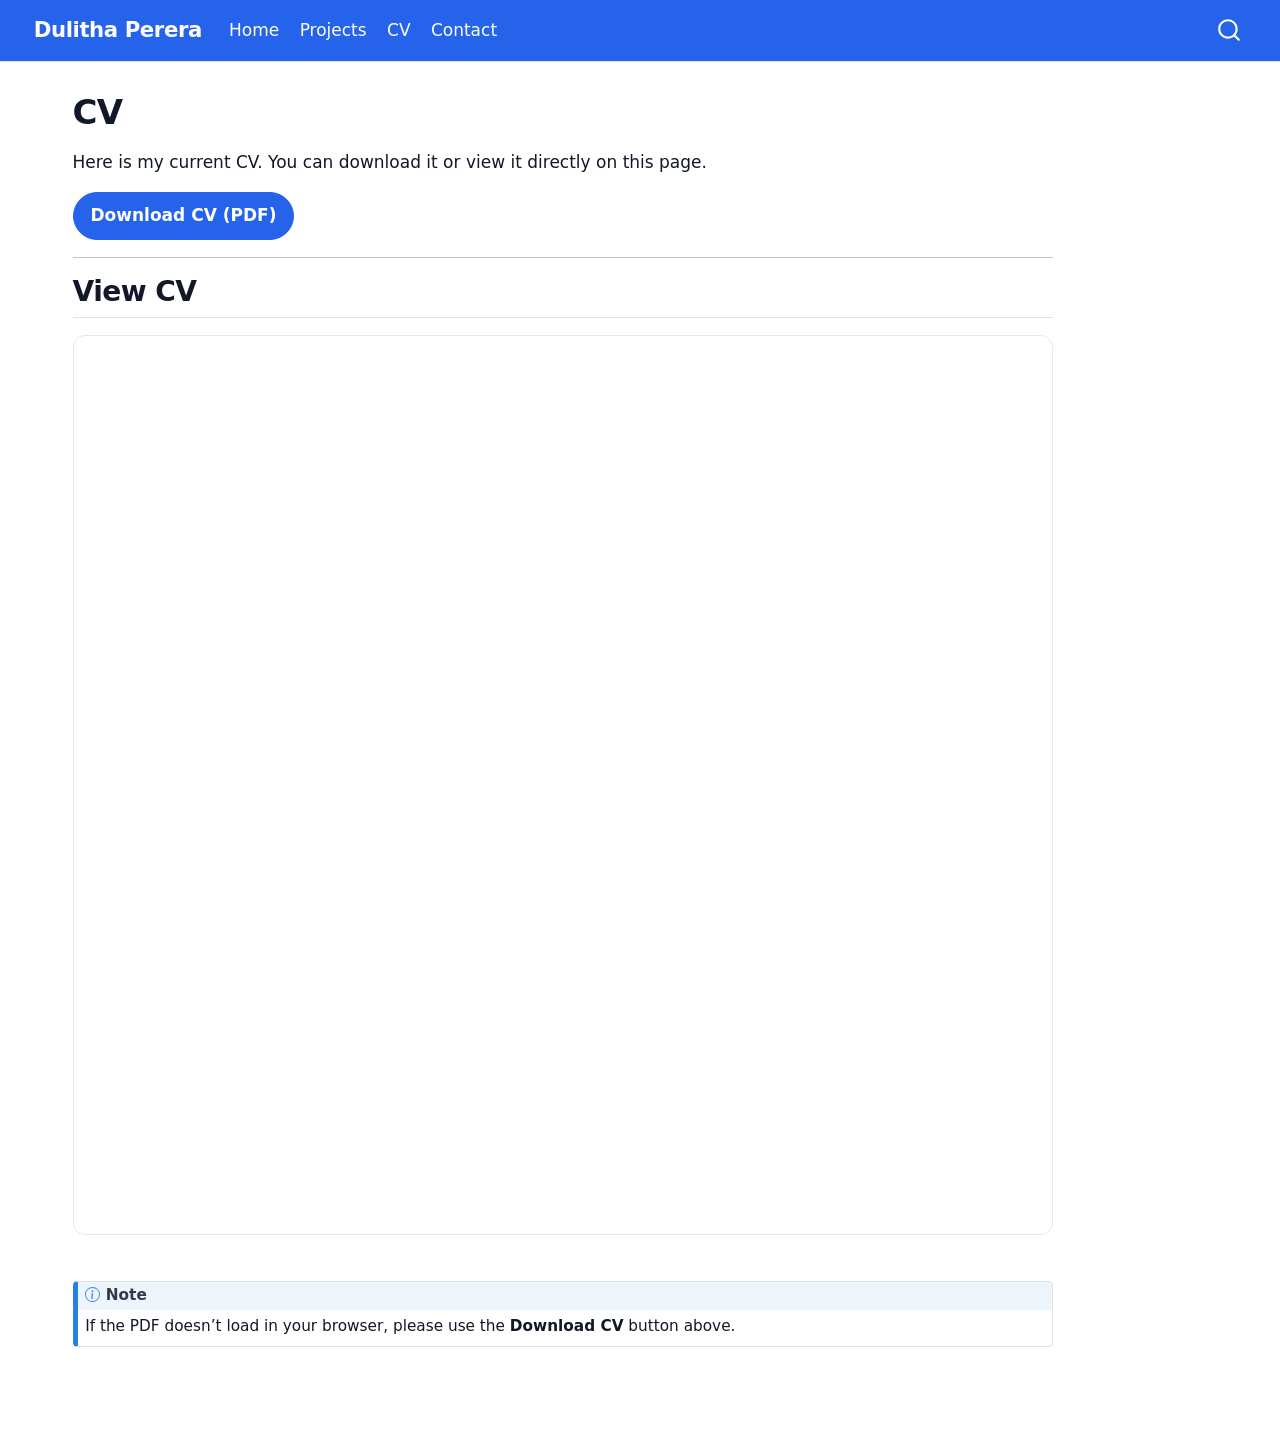
<file: docs/cv.html>
<!DOCTYPE html>
<html xmlns="http://www.w3.org/1999/xhtml" lang="en" xml:lang="en"><head>

<meta charset="utf-8">
<meta name="generator" content="quarto-1.8.25">

<meta name="viewport" content="width=device-width, initial-scale=1.0, user-scalable=yes">


<title>CV – Dulitha Perera</title>
<style>
code{white-space: pre-wrap;}
span.smallcaps{font-variant: small-caps;}
div.columns{display: flex; gap: min(4vw, 1.5em);}
div.column{flex: auto; overflow-x: auto;}
div.hanging-indent{margin-left: 1.5em; text-indent: -1.5em;}
ul.task-list{list-style: none;}
ul.task-list li input[type="checkbox"] {
  width: 0.8em;
  margin: 0 0.8em 0.2em -1em; /* quarto-specific, see https://github.com/quarto-dev/quarto-cli/issues/4556 */ 
  vertical-align: middle;
}
</style>


<script src="site_libs/quarto-nav/quarto-nav.js"></script>
<script src="site_libs/quarto-nav/headroom.min.js"></script>
<script src="site_libs/clipboard/clipboard.min.js"></script>
<script src="site_libs/quarto-search/autocomplete.umd.js"></script>
<script src="site_libs/quarto-search/fuse.min.js"></script>
<script src="site_libs/quarto-search/quarto-search.js"></script>
<meta name="quarto:offset" content="./">
<link href="./favicon.ico" rel="icon">
<script src="site_libs/quarto-html/quarto.js" type="module"></script>
<script src="site_libs/quarto-html/tabsets/tabsets.js" type="module"></script>
<script src="site_libs/quarto-html/axe/axe-check.js" type="module"></script>
<script src="site_libs/quarto-html/popper.min.js"></script>
<script src="site_libs/quarto-html/tippy.umd.min.js"></script>
<script src="site_libs/quarto-html/anchor.min.js"></script>
<link href="site_libs/quarto-html/tippy.css" rel="stylesheet">
<link href="site_libs/quarto-html/quarto-syntax-highlighting-7b89279ff1a6dce999919e0e67d4d9ec.css" rel="stylesheet" id="quarto-text-highlighting-styles">
<script src="site_libs/bootstrap/bootstrap.min.js"></script>
<link href="site_libs/bootstrap/bootstrap-icons.css" rel="stylesheet">
<link href="site_libs/bootstrap/bootstrap-ee43ceee4c6b1f5394ea0a8689e481d7.min.css" rel="stylesheet" append-hash="true" id="quarto-bootstrap" data-mode="light">
<script id="quarto-search-options" type="application/json">{
  "location": "navbar",
  "copy-button": false,
  "collapse-after": 3,
  "panel-placement": "end",
  "type": "overlay",
  "limit": 50,
  "keyboard-shortcut": [
    "f",
    "/",
    "s"
  ],
  "show-item-context": false,
  "language": {
    "search-no-results-text": "No results",
    "search-matching-documents-text": "matching documents",
    "search-copy-link-title": "Copy link to search",
    "search-hide-matches-text": "Hide additional matches",
    "search-more-match-text": "more match in this document",
    "search-more-matches-text": "more matches in this document",
    "search-clear-button-title": "Clear",
    "search-text-placeholder": "",
    "search-detached-cancel-button-title": "Cancel",
    "search-submit-button-title": "Submit",
    "search-label": "Search"
  }
}</script>
<style>html{ scroll-behavior: smooth; }</style>


</head>

<body class="nav-fixed quarto-light">

<div id="quarto-search-results"></div>
  <header id="quarto-header" class="headroom fixed-top">
    <nav class="navbar navbar-expand-lg " data-bs-theme="dark">
      <div class="navbar-container container-fluid">
      <div class="navbar-brand-container mx-auto">
    <a href="./index.html" class="navbar-brand navbar-brand-logo">
    </a>
    <a class="navbar-brand" href="./index.html">
    <span class="navbar-title">Dulitha Perera</span>
    </a>
  </div>
            <div id="quarto-search" class="" title="Search"></div>
          <button class="navbar-toggler" type="button" data-bs-toggle="collapse" data-bs-target="#navbarCollapse" aria-controls="navbarCollapse" role="menu" aria-expanded="false" aria-label="Toggle navigation" onclick="if (window.quartoToggleHeadroom) { window.quartoToggleHeadroom(); }">
  <span class="navbar-toggler-icon"></span>
</button>
          <div class="collapse navbar-collapse" id="navbarCollapse">
            <ul class="navbar-nav navbar-nav-scroll me-auto">
  <li class="nav-item">
    <a class="nav-link" href="./index.html"> 
<span class="menu-text">Home</span></a>
  </li>  
  <li class="nav-item">
    <a class="nav-link" href="./projects.html"> 
<span class="menu-text">Projects</span></a>
  </li>  
  <li class="nav-item">
    <a class="nav-link active" href="./cv.html" aria-current="page"> 
<span class="menu-text">CV</span></a>
  </li>  
  <li class="nav-item">
    <a class="nav-link" href="./contact.html"> 
<span class="menu-text">Contact</span></a>
  </li>  
</ul>
          </div> <!-- /navcollapse -->
            <div class="quarto-navbar-tools">
</div>
      </div> <!-- /container-fluid -->
    </nav>
</header>
<!-- content -->
<div id="quarto-content" class="quarto-container page-columns page-rows-contents page-layout-full page-navbar">
<!-- sidebar -->
<!-- margin-sidebar -->
    
<!-- main -->
<main class="content column-page" id="quarto-document-content">

<header id="title-block-header" class="quarto-title-block default">
<div class="quarto-title">
<h1 class="title">CV</h1>
</div>



<div class="quarto-title-meta column-page">

    
  
    
  </div>
  


</header>


<p>Here is my current CV. You can download it or view it directly on this page.</p>
<p><a href="files/Dulitha_Perera_CV.pdf" class="btn btn-primary">Download CV (PDF)</a></p>
<hr>
<section id="view-cv" class="level2">
<h2 class="anchored" data-anchor-id="view-cv">View CV</h2>
<iframe src="files/Dulitha_Perera_CV.pdf" width="100%" height="900px" style="border: 1px solid #e5e7eb; border-radius: 12px;">
</iframe>
<div class="callout callout-style-default callout-note callout-titled">
<div class="callout-header d-flex align-content-center">
<div class="callout-icon-container">
<i class="callout-icon"></i>
</div>
<div class="callout-title-container flex-fill">
Note
</div>
</div>
<div class="callout-body-container callout-body">
<p>If the PDF doesn’t load in your browser, please use the <strong>Download CV</strong> button above.</p>
</div>
</div>


</section>

</main> <!-- /main -->
<script id="quarto-html-after-body" type="application/javascript">
  window.document.addEventListener("DOMContentLoaded", function (event) {
    const icon = "";
    const anchorJS = new window.AnchorJS();
    anchorJS.options = {
      placement: 'right',
      icon: icon
    };
    anchorJS.add('.anchored');
    const isCodeAnnotation = (el) => {
      for (const clz of el.classList) {
        if (clz.startsWith('code-annotation-')) {                     
          return true;
        }
      }
      return false;
    }
    const onCopySuccess = function(e) {
      // button target
      const button = e.trigger;
      // don't keep focus
      button.blur();
      // flash "checked"
      button.classList.add('code-copy-button-checked');
      var currentTitle = button.getAttribute("title");
      button.setAttribute("title", "Copied!");
      let tooltip;
      if (window.bootstrap) {
        button.setAttribute("data-bs-toggle", "tooltip");
        button.setAttribute("data-bs-placement", "left");
        button.setAttribute("data-bs-title", "Copied!");
        tooltip = new bootstrap.Tooltip(button, 
          { trigger: "manual", 
            customClass: "code-copy-button-tooltip",
            offset: [0, -8]});
        tooltip.show();    
      }
      setTimeout(function() {
        if (tooltip) {
          tooltip.hide();
          button.removeAttribute("data-bs-title");
          button.removeAttribute("data-bs-toggle");
          button.removeAttribute("data-bs-placement");
        }
        button.setAttribute("title", currentTitle);
        button.classList.remove('code-copy-button-checked');
      }, 1000);
      // clear code selection
      e.clearSelection();
    }
    const getTextToCopy = function(trigger) {
      const outerScaffold = trigger.parentElement.cloneNode(true);
      const codeEl = outerScaffold.querySelector('code');
      for (const childEl of codeEl.children) {
        if (isCodeAnnotation(childEl)) {
          childEl.remove();
        }
      }
      return codeEl.innerText;
    }
    const clipboard = new window.ClipboardJS('.code-copy-button:not([data-in-quarto-modal])', {
      text: getTextToCopy
    });
    clipboard.on('success', onCopySuccess);
    if (window.document.getElementById('quarto-embedded-source-code-modal')) {
      const clipboardModal = new window.ClipboardJS('.code-copy-button[data-in-quarto-modal]', {
        text: getTextToCopy,
        container: window.document.getElementById('quarto-embedded-source-code-modal')
      });
      clipboardModal.on('success', onCopySuccess);
    }
      var localhostRegex = new RegExp(/^(?:http|https):\/\/localhost\:?[0-9]*\//);
      var mailtoRegex = new RegExp(/^mailto:/);
        var filterRegex = new RegExp('/' + window.location.host + '/');
      var isInternal = (href) => {
          return filterRegex.test(href) || localhostRegex.test(href) || mailtoRegex.test(href);
      }
      // Inspect non-navigation links and adorn them if external
     var links = window.document.querySelectorAll('a[href]:not(.nav-link):not(.navbar-brand):not(.toc-action):not(.sidebar-link):not(.sidebar-item-toggle):not(.pagination-link):not(.no-external):not([aria-hidden]):not(.dropdown-item):not(.quarto-navigation-tool):not(.about-link)');
      for (var i=0; i<links.length; i++) {
        const link = links[i];
        if (!isInternal(link.href)) {
          // undo the damage that might have been done by quarto-nav.js in the case of
          // links that we want to consider external
          if (link.dataset.originalHref !== undefined) {
            link.href = link.dataset.originalHref;
          }
            // target, if specified
            link.setAttribute("target", "_blank");
            if (link.getAttribute("rel") === null) {
              link.setAttribute("rel", "noopener");
            }
        }
      }
    function tippyHover(el, contentFn, onTriggerFn, onUntriggerFn) {
      const config = {
        allowHTML: true,
        maxWidth: 500,
        delay: 100,
        arrow: false,
        appendTo: function(el) {
            return el.parentElement;
        },
        interactive: true,
        interactiveBorder: 10,
        theme: 'quarto',
        placement: 'bottom-start',
      };
      if (contentFn) {
        config.content = contentFn;
      }
      if (onTriggerFn) {
        config.onTrigger = onTriggerFn;
      }
      if (onUntriggerFn) {
        config.onUntrigger = onUntriggerFn;
      }
      window.tippy(el, config); 
    }
    const noterefs = window.document.querySelectorAll('a[role="doc-noteref"]');
    for (var i=0; i<noterefs.length; i++) {
      const ref = noterefs[i];
      tippyHover(ref, function() {
        // use id or data attribute instead here
        let href = ref.getAttribute('data-footnote-href') || ref.getAttribute('href');
        try { href = new URL(href).hash; } catch {}
        const id = href.replace(/^#\/?/, "");
        const note = window.document.getElementById(id);
        if (note) {
          return note.innerHTML;
        } else {
          return "";
        }
      });
    }
    const xrefs = window.document.querySelectorAll('a.quarto-xref');
    const processXRef = (id, note) => {
      // Strip column container classes
      const stripColumnClz = (el) => {
        el.classList.remove("page-full", "page-columns");
        if (el.children) {
          for (const child of el.children) {
            stripColumnClz(child);
          }
        }
      }
      stripColumnClz(note)
      if (id === null || id.startsWith('sec-')) {
        // Special case sections, only their first couple elements
        const container = document.createElement("div");
        if (note.children && note.children.length > 2) {
          container.appendChild(note.children[0].cloneNode(true));
          for (let i = 1; i < note.children.length; i++) {
            const child = note.children[i];
            if (child.tagName === "P" && child.innerText === "") {
              continue;
            } else {
              container.appendChild(child.cloneNode(true));
              break;
            }
          }
          if (window.Quarto?.typesetMath) {
            window.Quarto.typesetMath(container);
          }
          return container.innerHTML
        } else {
          if (window.Quarto?.typesetMath) {
            window.Quarto.typesetMath(note);
          }
          return note.innerHTML;
        }
      } else {
        // Remove any anchor links if they are present
        const anchorLink = note.querySelector('a.anchorjs-link');
        if (anchorLink) {
          anchorLink.remove();
        }
        if (window.Quarto?.typesetMath) {
          window.Quarto.typesetMath(note);
        }
        if (note.classList.contains("callout")) {
          return note.outerHTML;
        } else {
          return note.innerHTML;
        }
      }
    }
    for (var i=0; i<xrefs.length; i++) {
      const xref = xrefs[i];
      tippyHover(xref, undefined, function(instance) {
        instance.disable();
        let url = xref.getAttribute('href');
        let hash = undefined; 
        if (url.startsWith('#')) {
          hash = url;
        } else {
          try { hash = new URL(url).hash; } catch {}
        }
        if (hash) {
          const id = hash.replace(/^#\/?/, "");
          const note = window.document.getElementById(id);
          if (note !== null) {
            try {
              const html = processXRef(id, note.cloneNode(true));
              instance.setContent(html);
            } finally {
              instance.enable();
              instance.show();
            }
          } else {
            // See if we can fetch this
            fetch(url.split('#')[0])
            .then(res => res.text())
            .then(html => {
              const parser = new DOMParser();
              const htmlDoc = parser.parseFromString(html, "text/html");
              const note = htmlDoc.getElementById(id);
              if (note !== null) {
                const html = processXRef(id, note);
                instance.setContent(html);
              } 
            }).finally(() => {
              instance.enable();
              instance.show();
            });
          }
        } else {
          // See if we can fetch a full url (with no hash to target)
          // This is a special case and we should probably do some content thinning / targeting
          fetch(url)
          .then(res => res.text())
          .then(html => {
            const parser = new DOMParser();
            const htmlDoc = parser.parseFromString(html, "text/html");
            const note = htmlDoc.querySelector('main.content');
            if (note !== null) {
              // This should only happen for chapter cross references
              // (since there is no id in the URL)
              // remove the first header
              if (note.children.length > 0 && note.children[0].tagName === "HEADER") {
                note.children[0].remove();
              }
              const html = processXRef(null, note);
              instance.setContent(html);
            } 
          }).finally(() => {
            instance.enable();
            instance.show();
          });
        }
      }, function(instance) {
      });
    }
        let selectedAnnoteEl;
        const selectorForAnnotation = ( cell, annotation) => {
          let cellAttr = 'data-code-cell="' + cell + '"';
          let lineAttr = 'data-code-annotation="' +  annotation + '"';
          const selector = 'span[' + cellAttr + '][' + lineAttr + ']';
          return selector;
        }
        const selectCodeLines = (annoteEl) => {
          const doc = window.document;
          const targetCell = annoteEl.getAttribute("data-target-cell");
          const targetAnnotation = annoteEl.getAttribute("data-target-annotation");
          const annoteSpan = window.document.querySelector(selectorForAnnotation(targetCell, targetAnnotation));
          const lines = annoteSpan.getAttribute("data-code-lines").split(",");
          const lineIds = lines.map((line) => {
            return targetCell + "-" + line;
          })
          let top = null;
          let height = null;
          let parent = null;
          if (lineIds.length > 0) {
              //compute the position of the single el (top and bottom and make a div)
              const el = window.document.getElementById(lineIds[0]);
              top = el.offsetTop;
              height = el.offsetHeight;
              parent = el.parentElement.parentElement;
            if (lineIds.length > 1) {
              const lastEl = window.document.getElementById(lineIds[lineIds.length - 1]);
              const bottom = lastEl.offsetTop + lastEl.offsetHeight;
              height = bottom - top;
            }
            if (top !== null && height !== null && parent !== null) {
              // cook up a div (if necessary) and position it 
              let div = window.document.getElementById("code-annotation-line-highlight");
              if (div === null) {
                div = window.document.createElement("div");
                div.setAttribute("id", "code-annotation-line-highlight");
                div.style.position = 'absolute';
                parent.appendChild(div);
              }
              div.style.top = top - 2 + "px";
              div.style.height = height + 4 + "px";
              div.style.left = 0;
              let gutterDiv = window.document.getElementById("code-annotation-line-highlight-gutter");
              if (gutterDiv === null) {
                gutterDiv = window.document.createElement("div");
                gutterDiv.setAttribute("id", "code-annotation-line-highlight-gutter");
                gutterDiv.style.position = 'absolute';
                const codeCell = window.document.getElementById(targetCell);
                const gutter = codeCell.querySelector('.code-annotation-gutter');
                gutter.appendChild(gutterDiv);
              }
              gutterDiv.style.top = top - 2 + "px";
              gutterDiv.style.height = height + 4 + "px";
            }
            selectedAnnoteEl = annoteEl;
          }
        };
        const unselectCodeLines = () => {
          const elementsIds = ["code-annotation-line-highlight", "code-annotation-line-highlight-gutter"];
          elementsIds.forEach((elId) => {
            const div = window.document.getElementById(elId);
            if (div) {
              div.remove();
            }
          });
          selectedAnnoteEl = undefined;
        };
          // Handle positioning of the toggle
      window.addEventListener(
        "resize",
        throttle(() => {
          elRect = undefined;
          if (selectedAnnoteEl) {
            selectCodeLines(selectedAnnoteEl);
          }
        }, 10)
      );
      function throttle(fn, ms) {
      let throttle = false;
      let timer;
        return (...args) => {
          if(!throttle) { // first call gets through
              fn.apply(this, args);
              throttle = true;
          } else { // all the others get throttled
              if(timer) clearTimeout(timer); // cancel #2
              timer = setTimeout(() => {
                fn.apply(this, args);
                timer = throttle = false;
              }, ms);
          }
        };
      }
        // Attach click handler to the DT
        const annoteDls = window.document.querySelectorAll('dt[data-target-cell]');
        for (const annoteDlNode of annoteDls) {
          annoteDlNode.addEventListener('click', (event) => {
            const clickedEl = event.target;
            if (clickedEl !== selectedAnnoteEl) {
              unselectCodeLines();
              const activeEl = window.document.querySelector('dt[data-target-cell].code-annotation-active');
              if (activeEl) {
                activeEl.classList.remove('code-annotation-active');
              }
              selectCodeLines(clickedEl);
              clickedEl.classList.add('code-annotation-active');
            } else {
              // Unselect the line
              unselectCodeLines();
              clickedEl.classList.remove('code-annotation-active');
            }
          });
        }
    const findCites = (el) => {
      const parentEl = el.parentElement;
      if (parentEl) {
        const cites = parentEl.dataset.cites;
        if (cites) {
          return {
            el,
            cites: cites.split(' ')
          };
        } else {
          return findCites(el.parentElement)
        }
      } else {
        return undefined;
      }
    };
    var bibliorefs = window.document.querySelectorAll('a[role="doc-biblioref"]');
    for (var i=0; i<bibliorefs.length; i++) {
      const ref = bibliorefs[i];
      const citeInfo = findCites(ref);
      if (citeInfo) {
        tippyHover(citeInfo.el, function() {
          var popup = window.document.createElement('div');
          citeInfo.cites.forEach(function(cite) {
            var citeDiv = window.document.createElement('div');
            citeDiv.classList.add('hanging-indent');
            citeDiv.classList.add('csl-entry');
            var biblioDiv = window.document.getElementById('ref-' + cite);
            if (biblioDiv) {
              citeDiv.innerHTML = biblioDiv.innerHTML;
            }
            popup.appendChild(citeDiv);
          });
          return popup.innerHTML;
        });
      }
    }
  });
  </script>
</div> <!-- /content -->




<script src="site_libs/quarto-html/zenscroll-min.js"></script>
</body></html>
</file>
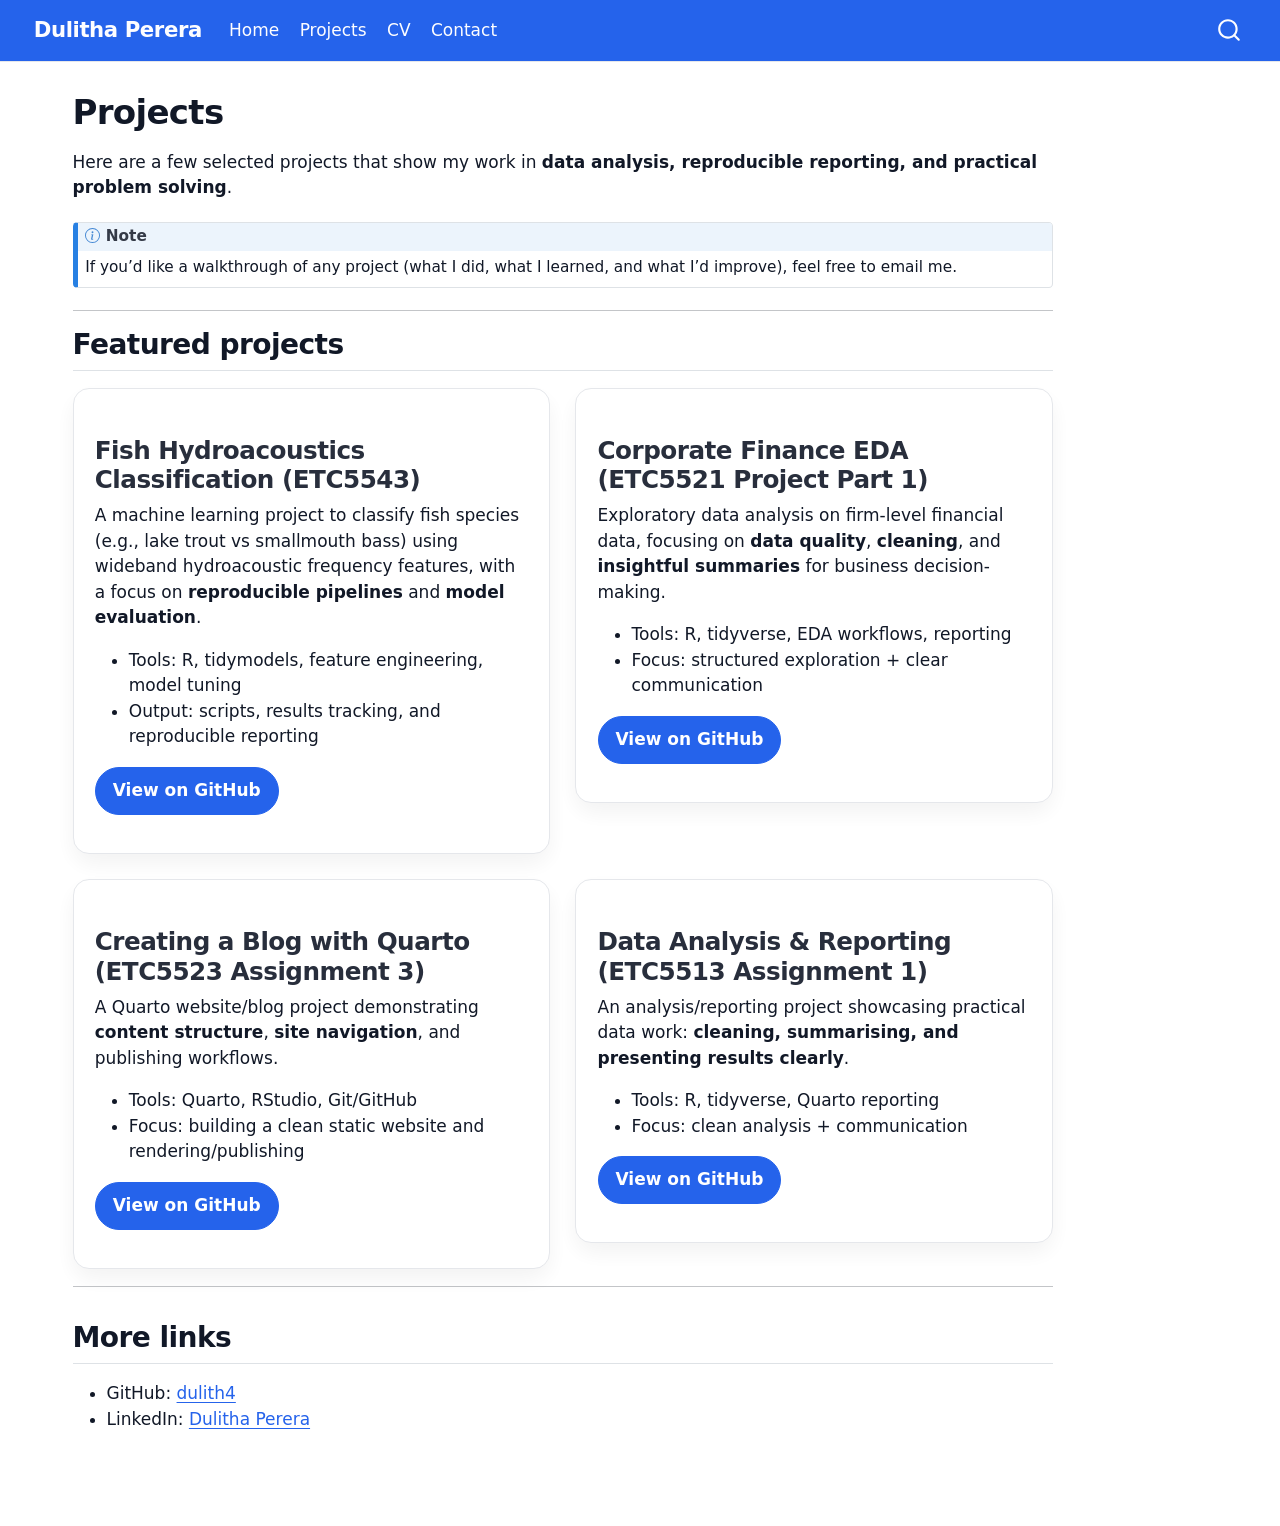
<file: docs/projects.html>
<!DOCTYPE html>
<html xmlns="http://www.w3.org/1999/xhtml" lang="en" xml:lang="en"><head>

<meta charset="utf-8">
<meta name="generator" content="quarto-1.8.25">

<meta name="viewport" content="width=device-width, initial-scale=1.0, user-scalable=yes">


<title>Projects – Dulitha Perera</title>
<style>
code{white-space: pre-wrap;}
span.smallcaps{font-variant: small-caps;}
div.columns{display: flex; gap: min(4vw, 1.5em);}
div.column{flex: auto; overflow-x: auto;}
div.hanging-indent{margin-left: 1.5em; text-indent: -1.5em;}
ul.task-list{list-style: none;}
ul.task-list li input[type="checkbox"] {
  width: 0.8em;
  margin: 0 0.8em 0.2em -1em; /* quarto-specific, see https://github.com/quarto-dev/quarto-cli/issues/4556 */ 
  vertical-align: middle;
}
</style>


<script src="site_libs/quarto-nav/quarto-nav.js"></script>
<script src="site_libs/quarto-nav/headroom.min.js"></script>
<script src="site_libs/clipboard/clipboard.min.js"></script>
<script src="site_libs/quarto-search/autocomplete.umd.js"></script>
<script src="site_libs/quarto-search/fuse.min.js"></script>
<script src="site_libs/quarto-search/quarto-search.js"></script>
<meta name="quarto:offset" content="./">
<link href="./favicon.ico" rel="icon">
<script src="site_libs/quarto-html/quarto.js" type="module"></script>
<script src="site_libs/quarto-html/tabsets/tabsets.js" type="module"></script>
<script src="site_libs/quarto-html/axe/axe-check.js" type="module"></script>
<script src="site_libs/quarto-html/popper.min.js"></script>
<script src="site_libs/quarto-html/tippy.umd.min.js"></script>
<script src="site_libs/quarto-html/anchor.min.js"></script>
<link href="site_libs/quarto-html/tippy.css" rel="stylesheet">
<link href="site_libs/quarto-html/quarto-syntax-highlighting-7b89279ff1a6dce999919e0e67d4d9ec.css" rel="stylesheet" id="quarto-text-highlighting-styles">
<script src="site_libs/bootstrap/bootstrap.min.js"></script>
<link href="site_libs/bootstrap/bootstrap-icons.css" rel="stylesheet">
<link href="site_libs/bootstrap/bootstrap-ee43ceee4c6b1f5394ea0a8689e481d7.min.css" rel="stylesheet" append-hash="true" id="quarto-bootstrap" data-mode="light">
<script id="quarto-search-options" type="application/json">{
  "location": "navbar",
  "copy-button": false,
  "collapse-after": 3,
  "panel-placement": "end",
  "type": "overlay",
  "limit": 50,
  "keyboard-shortcut": [
    "f",
    "/",
    "s"
  ],
  "show-item-context": false,
  "language": {
    "search-no-results-text": "No results",
    "search-matching-documents-text": "matching documents",
    "search-copy-link-title": "Copy link to search",
    "search-hide-matches-text": "Hide additional matches",
    "search-more-match-text": "more match in this document",
    "search-more-matches-text": "more matches in this document",
    "search-clear-button-title": "Clear",
    "search-text-placeholder": "",
    "search-detached-cancel-button-title": "Cancel",
    "search-submit-button-title": "Submit",
    "search-label": "Search"
  }
}</script>
<style>html{ scroll-behavior: smooth; }</style>


</head>

<body class="nav-fixed quarto-light">

<div id="quarto-search-results"></div>
  <header id="quarto-header" class="headroom fixed-top">
    <nav class="navbar navbar-expand-lg " data-bs-theme="dark">
      <div class="navbar-container container-fluid">
      <div class="navbar-brand-container mx-auto">
    <a href="./index.html" class="navbar-brand navbar-brand-logo">
    </a>
    <a class="navbar-brand" href="./index.html">
    <span class="navbar-title">Dulitha Perera</span>
    </a>
  </div>
            <div id="quarto-search" class="" title="Search"></div>
          <button class="navbar-toggler" type="button" data-bs-toggle="collapse" data-bs-target="#navbarCollapse" aria-controls="navbarCollapse" role="menu" aria-expanded="false" aria-label="Toggle navigation" onclick="if (window.quartoToggleHeadroom) { window.quartoToggleHeadroom(); }">
  <span class="navbar-toggler-icon"></span>
</button>
          <div class="collapse navbar-collapse" id="navbarCollapse">
            <ul class="navbar-nav navbar-nav-scroll me-auto">
  <li class="nav-item">
    <a class="nav-link" href="./index.html"> 
<span class="menu-text">Home</span></a>
  </li>  
  <li class="nav-item">
    <a class="nav-link active" href="./projects.html" aria-current="page"> 
<span class="menu-text">Projects</span></a>
  </li>  
  <li class="nav-item">
    <a class="nav-link" href="./cv.html"> 
<span class="menu-text">CV</span></a>
  </li>  
  <li class="nav-item">
    <a class="nav-link" href="./contact.html"> 
<span class="menu-text">Contact</span></a>
  </li>  
</ul>
          </div> <!-- /navcollapse -->
            <div class="quarto-navbar-tools">
</div>
      </div> <!-- /container-fluid -->
    </nav>
</header>
<!-- content -->
<div id="quarto-content" class="quarto-container page-columns page-rows-contents page-layout-full page-navbar">
<!-- sidebar -->
<!-- margin-sidebar -->
    
<!-- main -->
<main class="content column-page" id="quarto-document-content">

<header id="title-block-header" class="quarto-title-block default">
<div class="quarto-title">
<h1 class="title">Projects</h1>
</div>



<div class="quarto-title-meta column-page">

    
  
    
  </div>
  


</header>


<p>Here are a few selected projects that show my work in <strong>data analysis, reproducible reporting, and practical problem solving</strong>.</p>
<div class="callout callout-style-default callout-note callout-titled">
<div class="callout-header d-flex align-content-center">
<div class="callout-icon-container">
<i class="callout-icon"></i>
</div>
<div class="callout-title-container flex-fill">
Note
</div>
</div>
<div class="callout-body-container callout-body">
<p>If you’d like a walkthrough of any project (what I did, what I learned, and what I’d improve), feel free to email me.</p>
</div>
</div>
<hr>
<section id="featured-projects" class="level2">
<h2 class="anchored" data-anchor-id="featured-projects">Featured projects</h2>
<div class="grid">
<div class="g-col-12 g-col-md-6">
<div class="card">
<section id="fish-hydroacoustics-classification-etc5543" class="level3 card-body">
<h3 class="anchored" data-anchor-id="fish-hydroacoustics-classification-etc5543">Fish Hydroacoustics Classification (ETC5543)</h3>
<p>A machine learning project to classify fish species (e.g., lake trout vs smallmouth bass) using wideband hydroacoustic frequency features, with a focus on <strong>reproducible pipelines</strong> and <strong>model evaluation</strong>.</p>
<ul>
<li>Tools: R, tidymodels, feature engineering, model tuning</li>
<li>Output: scripts, results tracking, and reproducible reporting</li>
</ul>
<p><a href="https://github.com/dulith4/ETC5543-Fish-Hydroacoustics" class="btn btn-primary">View on GitHub</a></p>
</section>
</div>
</div>
<div class="g-col-12 g-col-md-6">
<div class="card">
<section id="corporate-finance-eda-etc5521-project-part-1" class="level3 card-body">
<h3 class="anchored" data-anchor-id="corporate-finance-eda-etc5521-project-part-1">Corporate Finance EDA (ETC5521 Project Part 1)</h3>
<p>Exploratory data analysis on firm-level financial data, focusing on <strong>data quality</strong>, <strong>cleaning</strong>, and <strong>insightful summaries</strong> for business decision-making.</p>
<ul>
<li>Tools: R, tidyverse, EDA workflows, reporting</li>
<li>Focus: structured exploration + clear communication</li>
</ul>
<p><a href="https://github.com/etc5521-2025/project-part-1-mantaray" class="btn btn-primary">View on GitHub</a></p>
</section>
</div>
</div>
<div class="g-col-12 g-col-md-6">
<div class="card">
<section id="creating-a-blog-with-quarto-etc5523-assignment-3" class="level3 card-body">
<h3 class="anchored" data-anchor-id="creating-a-blog-with-quarto-etc5523-assignment-3">Creating a Blog with Quarto (ETC5523 Assignment 3)</h3>
<p>A Quarto website/blog project demonstrating <strong>content structure</strong>, <strong>site navigation</strong>, and publishing workflows.</p>
<ul>
<li>Tools: Quarto, RStudio, Git/GitHub</li>
<li>Focus: building a clean static website and rendering/publishing</li>
</ul>
<p><a href="https://github.com/ETC5523-2024/assignment-3-v2-creating-a-blog-dulith4" class="btn btn-primary">View on GitHub</a></p>
</section>
</div>
</div>
<div class="g-col-12 g-col-md-6">
<div class="card">
<section id="data-analysis-reporting-etc5513-assignment-1" class="level3 card-body">
<h3 class="anchored" data-anchor-id="data-analysis-reporting-etc5513-assignment-1">Data Analysis &amp; Reporting (ETC5513 Assignment 1)</h3>
<p>An analysis/reporting project showcasing practical data work: <strong>cleaning, summarising, and presenting results clearly</strong>.</p>
<ul>
<li>Tools: R, tidyverse, Quarto reporting</li>
<li>Focus: clean analysis + communication</li>
</ul>
<p><a href="https://github.com/ETC5513-2024/etc5513-assignment-1-dulith4" class="btn btn-primary">View on GitHub</a></p>
</section>
</div>
</div>
</div>
<hr>
</section>
<section id="more-links" class="level2">
<h2 class="anchored" data-anchor-id="more-links">More links</h2>
<ul>
<li>GitHub: <a href="https://github.com/dulith4">dulith4</a></li>
<li>LinkedIn: <a href="https://www.linkedin.com/in/dulitha-perera-13b1a8200">Dulitha Perera</a></li>
</ul>


</section>

</main> <!-- /main -->
<script id="quarto-html-after-body" type="application/javascript">
  window.document.addEventListener("DOMContentLoaded", function (event) {
    const icon = "";
    const anchorJS = new window.AnchorJS();
    anchorJS.options = {
      placement: 'right',
      icon: icon
    };
    anchorJS.add('.anchored');
    const isCodeAnnotation = (el) => {
      for (const clz of el.classList) {
        if (clz.startsWith('code-annotation-')) {                     
          return true;
        }
      }
      return false;
    }
    const onCopySuccess = function(e) {
      // button target
      const button = e.trigger;
      // don't keep focus
      button.blur();
      // flash "checked"
      button.classList.add('code-copy-button-checked');
      var currentTitle = button.getAttribute("title");
      button.setAttribute("title", "Copied!");
      let tooltip;
      if (window.bootstrap) {
        button.setAttribute("data-bs-toggle", "tooltip");
        button.setAttribute("data-bs-placement", "left");
        button.setAttribute("data-bs-title", "Copied!");
        tooltip = new bootstrap.Tooltip(button, 
          { trigger: "manual", 
            customClass: "code-copy-button-tooltip",
            offset: [0, -8]});
        tooltip.show();    
      }
      setTimeout(function() {
        if (tooltip) {
          tooltip.hide();
          button.removeAttribute("data-bs-title");
          button.removeAttribute("data-bs-toggle");
          button.removeAttribute("data-bs-placement");
        }
        button.setAttribute("title", currentTitle);
        button.classList.remove('code-copy-button-checked');
      }, 1000);
      // clear code selection
      e.clearSelection();
    }
    const getTextToCopy = function(trigger) {
      const outerScaffold = trigger.parentElement.cloneNode(true);
      const codeEl = outerScaffold.querySelector('code');
      for (const childEl of codeEl.children) {
        if (isCodeAnnotation(childEl)) {
          childEl.remove();
        }
      }
      return codeEl.innerText;
    }
    const clipboard = new window.ClipboardJS('.code-copy-button:not([data-in-quarto-modal])', {
      text: getTextToCopy
    });
    clipboard.on('success', onCopySuccess);
    if (window.document.getElementById('quarto-embedded-source-code-modal')) {
      const clipboardModal = new window.ClipboardJS('.code-copy-button[data-in-quarto-modal]', {
        text: getTextToCopy,
        container: window.document.getElementById('quarto-embedded-source-code-modal')
      });
      clipboardModal.on('success', onCopySuccess);
    }
      var localhostRegex = new RegExp(/^(?:http|https):\/\/localhost\:?[0-9]*\//);
      var mailtoRegex = new RegExp(/^mailto:/);
        var filterRegex = new RegExp('/' + window.location.host + '/');
      var isInternal = (href) => {
          return filterRegex.test(href) || localhostRegex.test(href) || mailtoRegex.test(href);
      }
      // Inspect non-navigation links and adorn them if external
     var links = window.document.querySelectorAll('a[href]:not(.nav-link):not(.navbar-brand):not(.toc-action):not(.sidebar-link):not(.sidebar-item-toggle):not(.pagination-link):not(.no-external):not([aria-hidden]):not(.dropdown-item):not(.quarto-navigation-tool):not(.about-link)');
      for (var i=0; i<links.length; i++) {
        const link = links[i];
        if (!isInternal(link.href)) {
          // undo the damage that might have been done by quarto-nav.js in the case of
          // links that we want to consider external
          if (link.dataset.originalHref !== undefined) {
            link.href = link.dataset.originalHref;
          }
            // target, if specified
            link.setAttribute("target", "_blank");
            if (link.getAttribute("rel") === null) {
              link.setAttribute("rel", "noopener");
            }
        }
      }
    function tippyHover(el, contentFn, onTriggerFn, onUntriggerFn) {
      const config = {
        allowHTML: true,
        maxWidth: 500,
        delay: 100,
        arrow: false,
        appendTo: function(el) {
            return el.parentElement;
        },
        interactive: true,
        interactiveBorder: 10,
        theme: 'quarto',
        placement: 'bottom-start',
      };
      if (contentFn) {
        config.content = contentFn;
      }
      if (onTriggerFn) {
        config.onTrigger = onTriggerFn;
      }
      if (onUntriggerFn) {
        config.onUntrigger = onUntriggerFn;
      }
      window.tippy(el, config); 
    }
    const noterefs = window.document.querySelectorAll('a[role="doc-noteref"]');
    for (var i=0; i<noterefs.length; i++) {
      const ref = noterefs[i];
      tippyHover(ref, function() {
        // use id or data attribute instead here
        let href = ref.getAttribute('data-footnote-href') || ref.getAttribute('href');
        try { href = new URL(href).hash; } catch {}
        const id = href.replace(/^#\/?/, "");
        const note = window.document.getElementById(id);
        if (note) {
          return note.innerHTML;
        } else {
          return "";
        }
      });
    }
    const xrefs = window.document.querySelectorAll('a.quarto-xref');
    const processXRef = (id, note) => {
      // Strip column container classes
      const stripColumnClz = (el) => {
        el.classList.remove("page-full", "page-columns");
        if (el.children) {
          for (const child of el.children) {
            stripColumnClz(child);
          }
        }
      }
      stripColumnClz(note)
      if (id === null || id.startsWith('sec-')) {
        // Special case sections, only their first couple elements
        const container = document.createElement("div");
        if (note.children && note.children.length > 2) {
          container.appendChild(note.children[0].cloneNode(true));
          for (let i = 1; i < note.children.length; i++) {
            const child = note.children[i];
            if (child.tagName === "P" && child.innerText === "") {
              continue;
            } else {
              container.appendChild(child.cloneNode(true));
              break;
            }
          }
          if (window.Quarto?.typesetMath) {
            window.Quarto.typesetMath(container);
          }
          return container.innerHTML
        } else {
          if (window.Quarto?.typesetMath) {
            window.Quarto.typesetMath(note);
          }
          return note.innerHTML;
        }
      } else {
        // Remove any anchor links if they are present
        const anchorLink = note.querySelector('a.anchorjs-link');
        if (anchorLink) {
          anchorLink.remove();
        }
        if (window.Quarto?.typesetMath) {
          window.Quarto.typesetMath(note);
        }
        if (note.classList.contains("callout")) {
          return note.outerHTML;
        } else {
          return note.innerHTML;
        }
      }
    }
    for (var i=0; i<xrefs.length; i++) {
      const xref = xrefs[i];
      tippyHover(xref, undefined, function(instance) {
        instance.disable();
        let url = xref.getAttribute('href');
        let hash = undefined; 
        if (url.startsWith('#')) {
          hash = url;
        } else {
          try { hash = new URL(url).hash; } catch {}
        }
        if (hash) {
          const id = hash.replace(/^#\/?/, "");
          const note = window.document.getElementById(id);
          if (note !== null) {
            try {
              const html = processXRef(id, note.cloneNode(true));
              instance.setContent(html);
            } finally {
              instance.enable();
              instance.show();
            }
          } else {
            // See if we can fetch this
            fetch(url.split('#')[0])
            .then(res => res.text())
            .then(html => {
              const parser = new DOMParser();
              const htmlDoc = parser.parseFromString(html, "text/html");
              const note = htmlDoc.getElementById(id);
              if (note !== null) {
                const html = processXRef(id, note);
                instance.setContent(html);
              } 
            }).finally(() => {
              instance.enable();
              instance.show();
            });
          }
        } else {
          // See if we can fetch a full url (with no hash to target)
          // This is a special case and we should probably do some content thinning / targeting
          fetch(url)
          .then(res => res.text())
          .then(html => {
            const parser = new DOMParser();
            const htmlDoc = parser.parseFromString(html, "text/html");
            const note = htmlDoc.querySelector('main.content');
            if (note !== null) {
              // This should only happen for chapter cross references
              // (since there is no id in the URL)
              // remove the first header
              if (note.children.length > 0 && note.children[0].tagName === "HEADER") {
                note.children[0].remove();
              }
              const html = processXRef(null, note);
              instance.setContent(html);
            } 
          }).finally(() => {
            instance.enable();
            instance.show();
          });
        }
      }, function(instance) {
      });
    }
        let selectedAnnoteEl;
        const selectorForAnnotation = ( cell, annotation) => {
          let cellAttr = 'data-code-cell="' + cell + '"';
          let lineAttr = 'data-code-annotation="' +  annotation + '"';
          const selector = 'span[' + cellAttr + '][' + lineAttr + ']';
          return selector;
        }
        const selectCodeLines = (annoteEl) => {
          const doc = window.document;
          const targetCell = annoteEl.getAttribute("data-target-cell");
          const targetAnnotation = annoteEl.getAttribute("data-target-annotation");
          const annoteSpan = window.document.querySelector(selectorForAnnotation(targetCell, targetAnnotation));
          const lines = annoteSpan.getAttribute("data-code-lines").split(",");
          const lineIds = lines.map((line) => {
            return targetCell + "-" + line;
          })
          let top = null;
          let height = null;
          let parent = null;
          if (lineIds.length > 0) {
              //compute the position of the single el (top and bottom and make a div)
              const el = window.document.getElementById(lineIds[0]);
              top = el.offsetTop;
              height = el.offsetHeight;
              parent = el.parentElement.parentElement;
            if (lineIds.length > 1) {
              const lastEl = window.document.getElementById(lineIds[lineIds.length - 1]);
              const bottom = lastEl.offsetTop + lastEl.offsetHeight;
              height = bottom - top;
            }
            if (top !== null && height !== null && parent !== null) {
              // cook up a div (if necessary) and position it 
              let div = window.document.getElementById("code-annotation-line-highlight");
              if (div === null) {
                div = window.document.createElement("div");
                div.setAttribute("id", "code-annotation-line-highlight");
                div.style.position = 'absolute';
                parent.appendChild(div);
              }
              div.style.top = top - 2 + "px";
              div.style.height = height + 4 + "px";
              div.style.left = 0;
              let gutterDiv = window.document.getElementById("code-annotation-line-highlight-gutter");
              if (gutterDiv === null) {
                gutterDiv = window.document.createElement("div");
                gutterDiv.setAttribute("id", "code-annotation-line-highlight-gutter");
                gutterDiv.style.position = 'absolute';
                const codeCell = window.document.getElementById(targetCell);
                const gutter = codeCell.querySelector('.code-annotation-gutter');
                gutter.appendChild(gutterDiv);
              }
              gutterDiv.style.top = top - 2 + "px";
              gutterDiv.style.height = height + 4 + "px";
            }
            selectedAnnoteEl = annoteEl;
          }
        };
        const unselectCodeLines = () => {
          const elementsIds = ["code-annotation-line-highlight", "code-annotation-line-highlight-gutter"];
          elementsIds.forEach((elId) => {
            const div = window.document.getElementById(elId);
            if (div) {
              div.remove();
            }
          });
          selectedAnnoteEl = undefined;
        };
          // Handle positioning of the toggle
      window.addEventListener(
        "resize",
        throttle(() => {
          elRect = undefined;
          if (selectedAnnoteEl) {
            selectCodeLines(selectedAnnoteEl);
          }
        }, 10)
      );
      function throttle(fn, ms) {
      let throttle = false;
      let timer;
        return (...args) => {
          if(!throttle) { // first call gets through
              fn.apply(this, args);
              throttle = true;
          } else { // all the others get throttled
              if(timer) clearTimeout(timer); // cancel #2
              timer = setTimeout(() => {
                fn.apply(this, args);
                timer = throttle = false;
              }, ms);
          }
        };
      }
        // Attach click handler to the DT
        const annoteDls = window.document.querySelectorAll('dt[data-target-cell]');
        for (const annoteDlNode of annoteDls) {
          annoteDlNode.addEventListener('click', (event) => {
            const clickedEl = event.target;
            if (clickedEl !== selectedAnnoteEl) {
              unselectCodeLines();
              const activeEl = window.document.querySelector('dt[data-target-cell].code-annotation-active');
              if (activeEl) {
                activeEl.classList.remove('code-annotation-active');
              }
              selectCodeLines(clickedEl);
              clickedEl.classList.add('code-annotation-active');
            } else {
              // Unselect the line
              unselectCodeLines();
              clickedEl.classList.remove('code-annotation-active');
            }
          });
        }
    const findCites = (el) => {
      const parentEl = el.parentElement;
      if (parentEl) {
        const cites = parentEl.dataset.cites;
        if (cites) {
          return {
            el,
            cites: cites.split(' ')
          };
        } else {
          return findCites(el.parentElement)
        }
      } else {
        return undefined;
      }
    };
    var bibliorefs = window.document.querySelectorAll('a[role="doc-biblioref"]');
    for (var i=0; i<bibliorefs.length; i++) {
      const ref = bibliorefs[i];
      const citeInfo = findCites(ref);
      if (citeInfo) {
        tippyHover(citeInfo.el, function() {
          var popup = window.document.createElement('div');
          citeInfo.cites.forEach(function(cite) {
            var citeDiv = window.document.createElement('div');
            citeDiv.classList.add('hanging-indent');
            citeDiv.classList.add('csl-entry');
            var biblioDiv = window.document.getElementById('ref-' + cite);
            if (biblioDiv) {
              citeDiv.innerHTML = biblioDiv.innerHTML;
            }
            popup.appendChild(citeDiv);
          });
          return popup.innerHTML;
        });
      }
    }
  });
  </script>
</div> <!-- /content -->




<script src="site_libs/quarto-html/zenscroll-min.js"></script>
</body></html>
</file>
<file: docs/site_libs/quarto-html/tippy.css>
.tippy-box[data-animation=fade][data-state=hidden]{opacity:0}[data-tippy-root]{max-width:calc(100vw - 10px)}.tippy-box{position:relative;background-color:#333;color:#fff;border-radius:4px;font-size:14px;line-height:1.4;white-space:normal;outline:0;transition-property:transform,visibility,opacity}.tippy-box[data-placement^=top]>.tippy-arrow{bottom:0}.tippy-box[data-placement^=top]>.tippy-arrow:before{bottom:-7px;left:0;border-width:8px 8px 0;border-top-color:initial;transform-origin:center top}.tippy-box[data-placement^=bottom]>.tippy-arrow{top:0}.tippy-box[data-placement^=bottom]>.tippy-arrow:before{top:-7px;left:0;border-width:0 8px 8px;border-bottom-color:initial;transform-origin:center bottom}.tippy-box[data-placement^=left]>.tippy-arrow{right:0}.tippy-box[data-placement^=left]>.tippy-arrow:before{border-width:8px 0 8px 8px;border-left-color:initial;right:-7px;transform-origin:center left}.tippy-box[data-placement^=right]>.tippy-arrow{left:0}.tippy-box[data-placement^=right]>.tippy-arrow:before{left:-7px;border-width:8px 8px 8px 0;border-right-color:initial;transform-origin:center right}.tippy-box[data-inertia][data-state=visible]{transition-timing-function:cubic-bezier(.54,1.5,.38,1.11)}.tippy-arrow{width:16px;height:16px;color:#333}.tippy-arrow:before{content:"";position:absolute;border-color:transparent;border-style:solid}.tippy-content{position:relative;padding:5px 9px;z-index:1}
</file>
<file: docs/site_libs/quarto-html/quarto-syntax-highlighting-7b89279ff1a6dce999919e0e67d4d9ec.css>
/* quarto syntax highlight colors */
:root {
  --quarto-hl-ot-color: #003B4F;
  --quarto-hl-at-color: #657422;
  --quarto-hl-ss-color: #20794D;
  --quarto-hl-an-color: #5E5E5E;
  --quarto-hl-fu-color: #4758AB;
  --quarto-hl-st-color: #20794D;
  --quarto-hl-cf-color: #003B4F;
  --quarto-hl-op-color: #5E5E5E;
  --quarto-hl-er-color: #AD0000;
  --quarto-hl-bn-color: #AD0000;
  --quarto-hl-al-color: #AD0000;
  --quarto-hl-va-color: #111111;
  --quarto-hl-bu-color: inherit;
  --quarto-hl-ex-color: inherit;
  --quarto-hl-pp-color: #AD0000;
  --quarto-hl-in-color: #5E5E5E;
  --quarto-hl-vs-color: #20794D;
  --quarto-hl-wa-color: #5E5E5E;
  --quarto-hl-do-color: #5E5E5E;
  --quarto-hl-im-color: #00769E;
  --quarto-hl-ch-color: #20794D;
  --quarto-hl-dt-color: #AD0000;
  --quarto-hl-fl-color: #AD0000;
  --quarto-hl-co-color: #5E5E5E;
  --quarto-hl-cv-color: #5E5E5E;
  --quarto-hl-cn-color: #8f5902;
  --quarto-hl-sc-color: #5E5E5E;
  --quarto-hl-dv-color: #AD0000;
  --quarto-hl-kw-color: #003B4F;
}

/* other quarto variables */
:root {
  --quarto-font-monospace: SFMono-Regular, Menlo, Monaco, Consolas, "Liberation Mono", "Courier New", monospace;
}

/* syntax highlight based on Pandoc's rules */
pre > code.sourceCode > span {
  color: #003B4F;
}

code.sourceCode > span {
  color: #003B4F;
}

div.sourceCode,
div.sourceCode pre.sourceCode {
  color: #003B4F;
}

/* Normal */
code span {
  color: #003B4F;
}

/* Alert */
code span.al {
  color: #AD0000;
  font-style: inherit;
}

/* Annotation */
code span.an {
  color: #5E5E5E;
  font-style: inherit;
}

/* Attribute */
code span.at {
  color: #657422;
  font-style: inherit;
}

/* BaseN */
code span.bn {
  color: #AD0000;
  font-style: inherit;
}

/* BuiltIn */
code span.bu {
  font-style: inherit;
}

/* ControlFlow */
code span.cf {
  color: #003B4F;
  font-weight: bold;
  font-style: inherit;
}

/* Char */
code span.ch {
  color: #20794D;
  font-style: inherit;
}

/* Constant */
code span.cn {
  color: #8f5902;
  font-style: inherit;
}

/* Comment */
code span.co {
  color: #5E5E5E;
  font-style: inherit;
}

/* CommentVar */
code span.cv {
  color: #5E5E5E;
  font-style: italic;
}

/* Documentation */
code span.do {
  color: #5E5E5E;
  font-style: italic;
}

/* DataType */
code span.dt {
  color: #AD0000;
  font-style: inherit;
}

/* DecVal */
code span.dv {
  color: #AD0000;
  font-style: inherit;
}

/* Error */
code span.er {
  color: #AD0000;
  font-style: inherit;
}

/* Extension */
code span.ex {
  font-style: inherit;
}

/* Float */
code span.fl {
  color: #AD0000;
  font-style: inherit;
}

/* Function */
code span.fu {
  color: #4758AB;
  font-style: inherit;
}

/* Import */
code span.im {
  color: #00769E;
  font-style: inherit;
}

/* Information */
code span.in {
  color: #5E5E5E;
  font-style: inherit;
}

/* Keyword */
code span.kw {
  color: #003B4F;
  font-weight: bold;
  font-style: inherit;
}

/* Operator */
code span.op {
  color: #5E5E5E;
  font-style: inherit;
}

/* Other */
code span.ot {
  color: #003B4F;
  font-style: inherit;
}

/* Preprocessor */
code span.pp {
  color: #AD0000;
  font-style: inherit;
}

/* SpecialChar */
code span.sc {
  color: #5E5E5E;
  font-style: inherit;
}

/* SpecialString */
code span.ss {
  color: #20794D;
  font-style: inherit;
}

/* String */
code span.st {
  color: #20794D;
  font-style: inherit;
}

/* Variable */
code span.va {
  color: #111111;
  font-style: inherit;
}

/* VerbatimString */
code span.vs {
  color: #20794D;
  font-style: inherit;
}

/* Warning */
code span.wa {
  color: #5E5E5E;
  font-style: italic;
}

.prevent-inlining {
  content: "</";
}

/*# sourceMappingURL=3944bc705cfaf4c80e56f77c5205168a.css.map */
</file>
